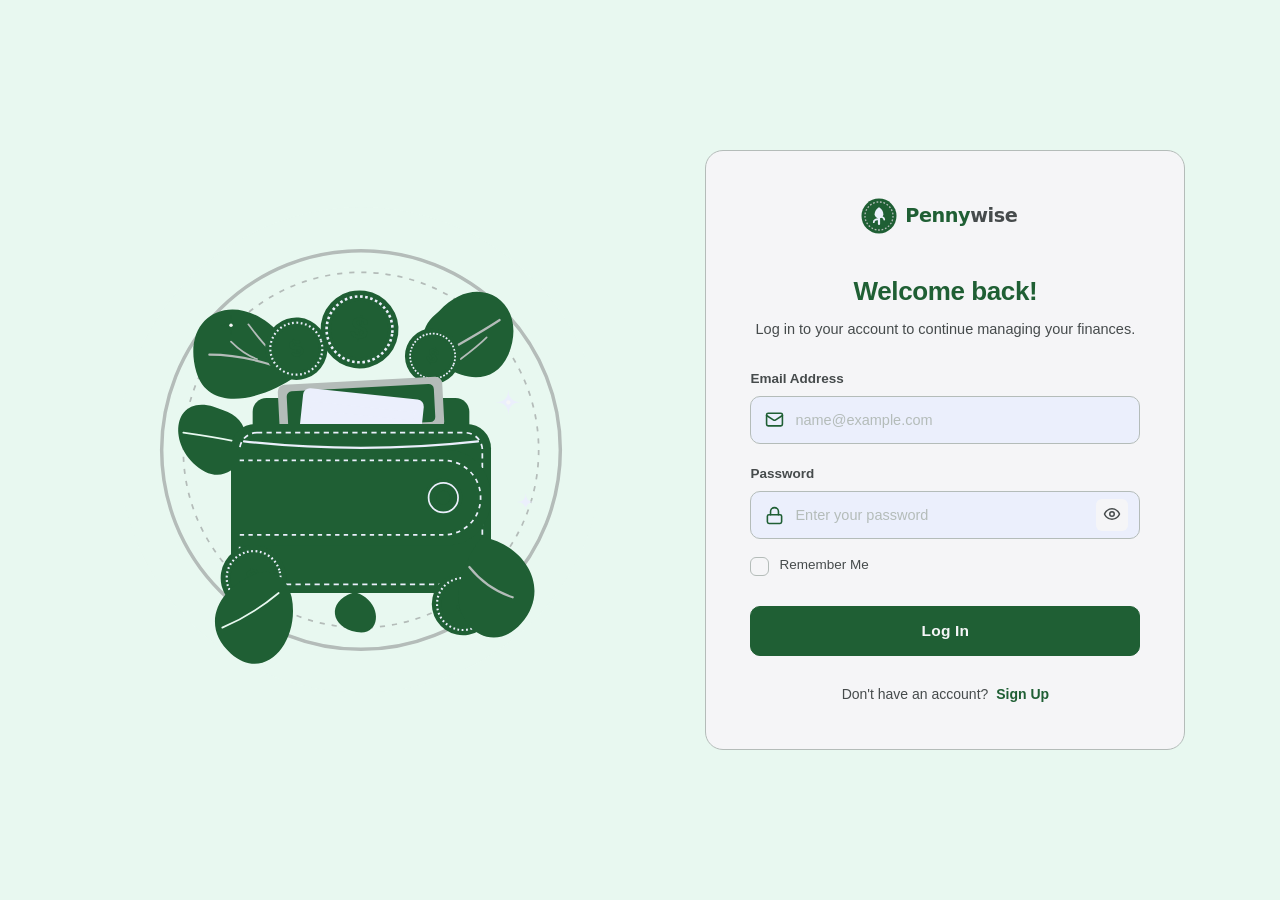
<file: index.html>
﻿<!doctype html>
<html lang="en">
<head>
    <meta charset="utf-8">
    <meta name="viewport" content="width=device-width, initial-scale=1">
    <meta http-equiv="refresh" content="0;url=./Login%20%26%20Register/Frontend/login.html">
    <title>Pennywise | Login</title>
</head>
<body>
    <p>Opening Pennywise Login...</p>
    <p>
        If you are not redirected,
        <a href="./Login%20%26%20Register/Frontend/login.html">Login</a>
        or
        <a href="./Login%20%26%20Register/Frontend/register.html">Create an account</a>.
    </p>
    <script>
        window.location.replace(
            "./Login%20%26%20Register/Frontend/login.html"
        );
    </script>
</body>
</html>
</file>
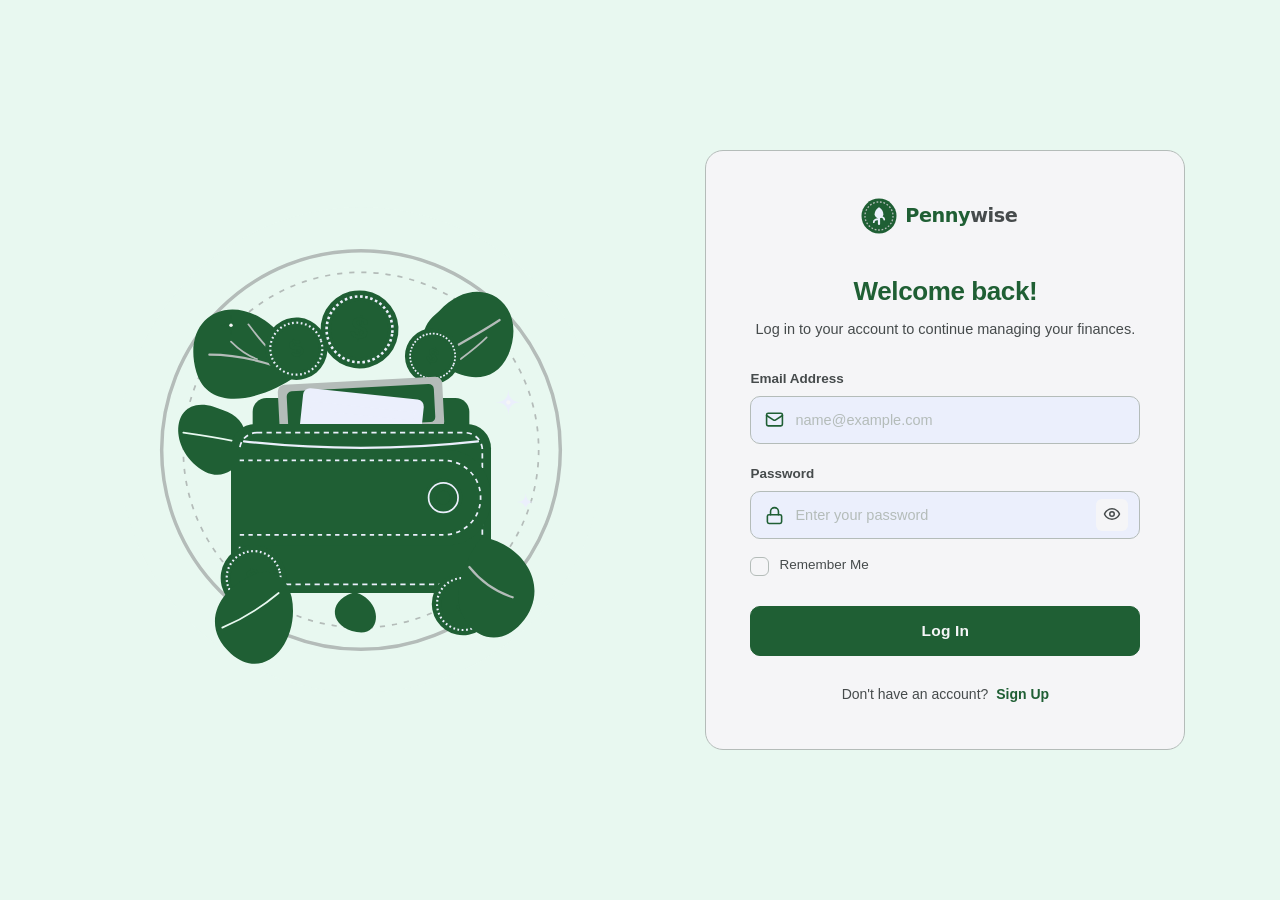
<file: Login & Register/Frontend/index.html>
<!DOCTYPE html>
<html lang="en">
<head>
  <meta charset="UTF-8">
  <meta http-equiv="refresh" content="0; url=login.html">
  <title>Pennywise Authentication</title>
  <script>
    window.location.replace("login.html");
  </script>
</head>
<body>
  <p>Redirecting to <a href="login.html">Pennywise Login</a>...</p>
</body>
</html>
</file>
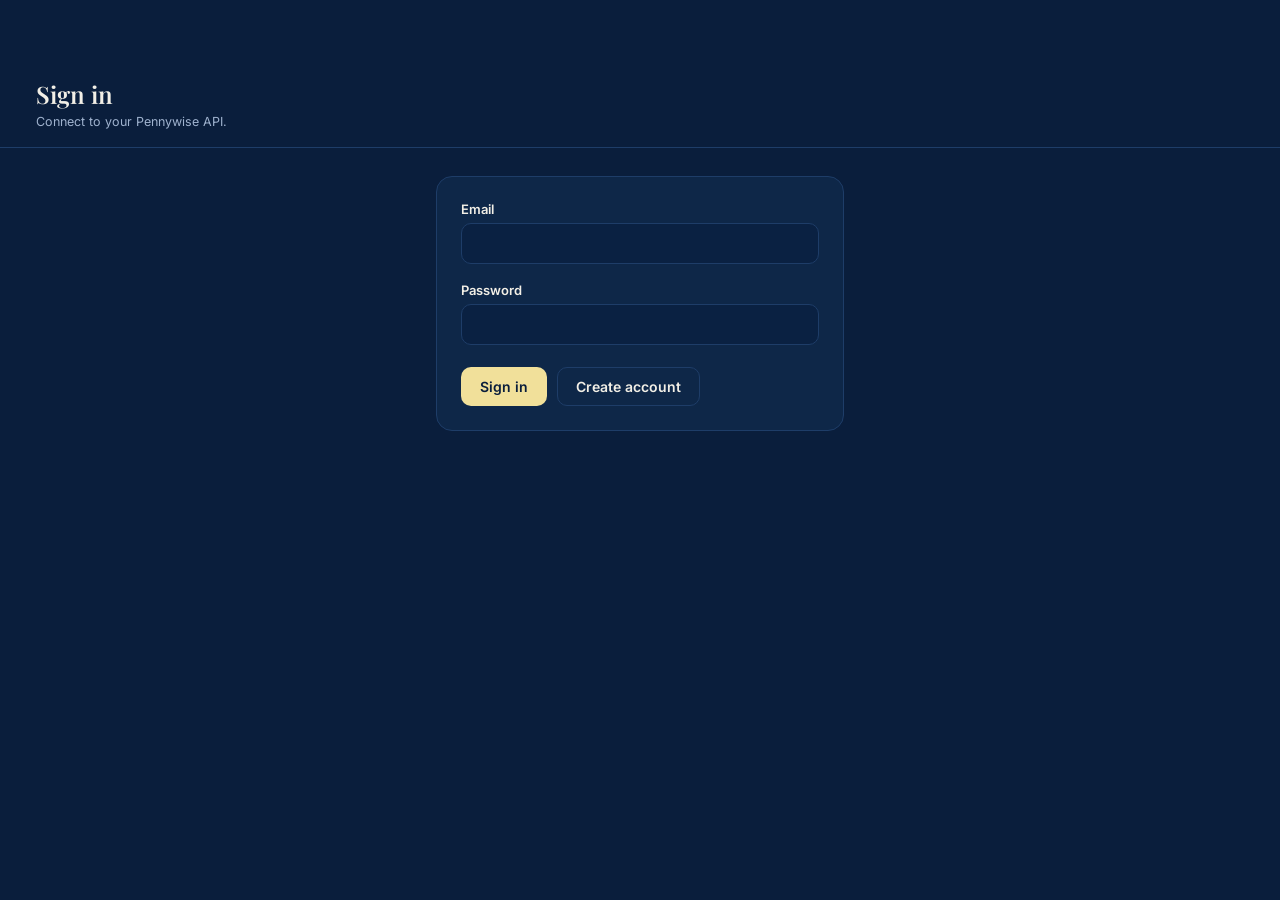
<file: Frontend/index (1).html>
<!DOCTYPE html>
<html lang="en">
<head>
<meta charset="utf-8">
<meta name="viewport" content="width=device-width, initial-scale=1, viewport-fit=cover">
<title>Pennywise – Settings & Categories</title>
<link href="https://fonts.googleapis.com/css2?family=Inter:wght@400;500;600;700&family=Playfair+Display:wght@500;600&display=swap" rel="stylesheet">
<style>
:root{color-scheme:dark;--bg:#0A1E3C;--surface:#0E2748;--card:#12305A;--input:#0A2142;--line:#1E3D68;--ink:#F2EFE6;--text2:#9FB2CE;--muted:#5E7799;--gold:#F1E09A;--gold-hover:#E6D27E;--gold-ink:#0A1E3C;--accent:#F1E09A;--blue:#6FB3E5;--green:#6DD6A0;--orange:#E5A468;--red:#EF6B6B;--white:#fff;--navy:#08172E;--shadow:none}
:root[data-theme="light"]{color-scheme:light;--bg:#EEF2F8;--surface:#fff;--card:#F3F5FA;--input:#fff;--line:#DCE2EC;--ink:#0A1E3C;--text2:#4A607C;--muted:#9AA8BC;--accent:#8A6D0B;--shadow:0 1px 3px rgba(10,30,60,.06),0 4px 14px rgba(10,30,60,.04)}
*{box-sizing:border-box}
html,body{margin:0;height:100%}
body{font-family:'Plus Jakarta Sans',system-ui,sans-serif;background:var(--bg);color:var(--ink);font-size:14px;padding-top:env(safe-area-inset-top,0px)}
button,input,select{font:inherit;color:inherit}
:focus-visible{outline:2px solid var(--blue);outline-offset:2px}
.side{position:fixed;inset:0 auto 0 0;width:240px;background:var(--navy);color:#fff;display:flex;flex-direction:column;padding:22px 14px;z-index:30;transition:transform .2s}
.brand{display:flex;align-items:center;gap:10px;font-weight:700;font-size:19px;padding:0 8px 24px}
.logo{width:34px;height:34px;border-radius:10px;background:var(--green);display:grid;place-items:center}
.nav{display:flex;flex-direction:column;gap:4px;flex:1}
.nav a{display:flex;align-items:center;gap:12px;padding:11px 12px;border-radius:10px;color:#B4BCC9;text-decoration:none;font-weight:500;cursor:pointer;border:0;background:none;text-align:left}
.nav a:hover{background:rgba(255,255,255,.07);color:#fff}
.nav a.active{background:var(--blue);color:#fff}
.nav svg,.nav i{width:18px;height:18px}
.main{margin-left:240px;padding:28px 36px 48px;max-width:1240px}
.top{display:flex;align-items:flex-start;gap:14px;margin-bottom:22px;flex-wrap:wrap}
.burger{display:grid;place-items:center;flex:none;padding:4px;margin-top:2px;background:none;border:0;border-radius:0;box-shadow:none;cursor:pointer;color:var(--ink);transition:color .15s}.burger:hover{color:var(--blue);background:none}.burger svg{width:28px;height:28px;stroke-width:2.4}
.crumb{color:var(--text2);font-size:12.5px;margin-bottom:4px}
h1{margin:0;font-size:26px;letter-spacing:-.02em}
.sub{color:var(--text2);margin:4px 0 0}
.grow{flex:1}
.btn{display:inline-flex;align-items:center;gap:8px;border:1px solid transparent;border-radius:10px;padding:10px 18px;font-weight:600;cursor:pointer;transition:background .15s,transform .05s}
.btn:active{transform:translateY(1px)}
.btn[disabled]{opacity:.5;cursor:not-allowed}
.btn svg{width:16px;height:16px}
.pri{background:var(--green);color:#fff}.pri:hover:not([disabled]){background:#0F4A28}
.sec{background:var(--surface);border-color:var(--line);color:var(--ink)}.sec:hover:not([disabled]){background:var(--card)}
.dng{background:var(--red);color:#fff}.dng:hover{background:#A02F23}
.tabs{display:flex;gap:6px;border-bottom:1px solid var(--line);margin-bottom:22px;overflow-x:auto}
.tab{background:none;border:0;padding:11px 16px;color:var(--text2);font-weight:600;cursor:pointer;border-bottom:3px solid transparent;margin-bottom:-1px;white-space:nowrap}
.tab:hover{color:var(--ink)}
.tab.on{color:var(--blue);border-color:var(--blue)}
.card{background:var(--surface);border:1px solid var(--line);border-radius:16px;box-shadow:var(--shadow);padding:24px}
.prof{display:flex;align-items:center;gap:18px;flex-wrap:wrap;margin-bottom:18px}
.av{width:68px;height:68px;border-radius:50%;background:var(--navy);color:#fff;display:grid;place-items:center;font-size:23px;font-weight:700}
.prof h2{margin:0;font-size:19px}.prof p{margin:2px 0 0;color:var(--text2)}
.meter{width:200px}.meter small{color:var(--text2);display:flex;justify-content:space-between;margin-bottom:5px}
.bar{height:7px;border-radius:9px;background:var(--card);overflow:hidden}.bar i{display:block;height:100%;background:var(--green);border-radius:9px;transition:width .3s}
.form{display:grid;grid-template-columns:repeat(2,1fr);gap:18px}
.f{display:flex;flex-direction:column;gap:6px}.f.full{grid-column:1/-1}
label,.lbl{font-weight:600;font-size:13px}
.inp{width:100%;padding:11px 13px;border:1px solid var(--line);border-radius:10px;background:var(--surface);transition:border .15s,box-shadow .15s}
.inp:hover:not(:disabled){border-color:var(--muted)}
.inp:focus{outline:0;border-color:var(--blue);box-shadow:0 0 0 3px rgba(126,152,239,.28)}
.inp:disabled{background:var(--card);color:var(--text2);cursor:not-allowed}
.inp.bad{border-color:var(--red)}
.err{color:var(--red);font-size:12px;min-height:0}
.hint{color:var(--text2);font-size:12px}
.actions{display:flex;gap:10px;margin-top:22px;flex-wrap:wrap}
.pw{position:relative}.pw .inp{padding-right:42px}
.eye{position:absolute;right:6px;top:50%;transform:translateY(-50%);background:none;border:0;padding:7px;color:var(--text2);cursor:pointer;border-radius:8px}
.eye:hover{background:var(--card)}.eye svg{width:18px;height:18px;display:block}
.strength{display:flex;gap:5px;margin-top:4px}.strength i{flex:1;height:5px;border-radius:5px;background:var(--card)}
.toast{padding:11px 14px;border-radius:10px;margin-bottom:16px;font-weight:500;display:none}
.toast.ok{display:block;background:#DDF3E6;color:var(--green)}
.toast.no{display:block;background:#FBE4E1;color:var(--red)}
.note{color:var(--text2);font-size:12px;margin-top:18px}
.rows{display:flex;flex-direction:column}
.row{display:flex;align-items:center;justify-content:space-between;gap:16px;padding:16px 0;border-bottom:1px solid var(--line)}
.row:last-child{border:0}.row b{display:block}.row span{color:var(--text2);font-size:12.5px}
.tg{width:44px;height:25px;border-radius:20px;border:0;background:var(--muted);position:relative;cursor:pointer;flex:none;transition:background .15s}
.tg::after{content:"";position:absolute;top:3px;left:3px;width:19px;height:19px;border-radius:50%;background:#fff;transition:transform .15s}
.tg[aria-checked=true]{background:var(--green)}.tg[aria-checked=true]::after{transform:translateX(19px)}
.seg{display:inline-flex;background:var(--card);border-radius:10px;padding:3px}
.seg button{border:0;background:none;padding:8px 16px;border-radius:8px;cursor:pointer;font-weight:600;color:var(--text2)}
.seg button.on{background:var(--blue);color:#fff}
.grid{display:grid;grid-template-columns:repeat(auto-fill,minmax(250px,1fr));gap:18px}
.cat{background:var(--surface);border:1px solid var(--line);border-radius:16px;box-shadow:var(--shadow);padding:18px;display:flex;flex-direction:column;gap:16px}
.cat .h{display:flex;gap:14px;align-items:center}
.ic{width:46px;height:46px;border-radius:12px;display:grid;place-items:center;flex:none}.ic svg{width:22px;height:22px}
.cat b{font-size:15px;display:block}
.pill{display:inline-block;margin-top:3px;font-size:11.5px;font-weight:600;padding:2px 9px;border-radius:20px;background:var(--card);color:var(--text2)}
.cat .f2{display:flex;align-items:center;justify-content:space-between;border-top:1px solid var(--line);padding-top:12px;color:var(--text2);font-size:12.5px}
.ib{background:none;border:1px solid var(--line);border-radius:8px;padding:6px;cursor:pointer;color:var(--text2);margin-left:6px}
.ib:hover{background:var(--card);color:var(--ink)}.ib.d:hover{color:var(--red);border-color:var(--red)}
.ib svg{width:15px;height:15px;display:block}
.empty{text-align:center;color:var(--text2);padding:40px}
.modal{position:fixed;inset:0;background:rgba(15,27,51,.55);display:none;place-items:center;z-index:50;padding:16px}
.modal.open{display:grid}
.box{background:var(--surface);border-radius:16px;padding:24px;width:100%;max-width:420px}
.box h3{margin:0 0 16px;font-size:18px}
.sw{display:flex;gap:8px;flex-wrap:wrap}
.sw button{width:30px;height:30px;border-radius:50%;border:2px solid transparent;cursor:pointer}
.sw button.on{border-color:var(--ink)}
.ipick{display:flex;gap:6px;flex-wrap:wrap}
.ipick button{width:38px;height:38px;border-radius:10px;border:1px solid var(--line);background:var(--surface);cursor:pointer;color:var(--text2)}
.ipick button.on{border-color:var(--blue);background:rgba(126,152,239,.18);color:var(--blue)}
.ipick svg{width:18px;height:18px}
.scrim{display:none}
.main{transition:margin .2s}
@media(min-width:901px){body.hide .side{transform:translateX(-100%)}body.hide .main{margin-left:0}}
@media(max-width:900px){.side{transform:translateX(-100%)}.side.open{transform:none}.main{margin-left:0;padding:20px 16px 40px}.scrim.open{display:block;position:fixed;inset:0;background:rgba(0,0,0,.4);z-index:20}.form{grid-template-columns:1fr}}
@media(prefers-reduced-motion:reduce){*{transition:none!important}}
body.noauth .side,body.noauth .burger,body.noauth .scrim{display:none}body.noauth .main{margin:0 auto;padding-top:60px}

/* ---- Pennywise dark-navy theme (from dashboard reference) ---- */
body{font-family:'Inter',system-ui,sans-serif}
h1,.brand,.prof h2,.box h3{font-family:'Playfair Display',Georgia,serif}
.side{border-right:1px solid var(--line)}
.brand{font-size:23px;font-weight:600;padding:0 8px 20px;gap:8px}
.logo{display:grid;place-items:center;color:#F1E09A;background:none;width:auto;height:auto}
.nl{font-size:10.5px;letter-spacing:.18em;color:#5E7799;font-weight:600;padding:20px 12px 8px}
.nav a.active{background:rgba(241,224,154,.13);color:#F1E09A}
.tip{margin-top:auto;margin-bottom:12px;padding:16px;border:1px solid #1E3D68;border-radius:14px;background:#0C2142;color:#fff;display:flex;flex-direction:column}
.tip svg{width:16px;height:16px;color:#F1E09A}.tip b{font-size:13px;margin:10px 0 4px}.tip span{font-size:12px;color:#9FB2CE;line-height:1.5}
.main{padding:0;max-width:none}
.top{align-items:center;padding:18px 36px;margin-bottom:0;border-bottom:1px solid var(--line);flex-wrap:nowrap}
.grow{flex:1;min-width:0}
.crumb{display:none}
h1{font-size:24px;font-weight:600;letter-spacing:0}
.top .sub{font-size:12.5px}
#view{padding:28px 36px 56px;max-width:1280px}
.burger{color:var(--ink)}
.bell{width:42px;height:42px;border-radius:12px;border:1px solid var(--line);background:var(--surface);color:var(--ink);display:grid;place-items:center;cursor:pointer;position:relative;flex:none}
.bell svg{width:18px;height:18px}.bell::after{content:"";position:absolute;top:9px;right:10px;width:7px;height:7px;border-radius:50%;background:var(--gold)}
.bell:hover{background:var(--card)}
.user{display:flex;align-items:center;gap:10px;flex:none}
.uav{width:40px;height:40px;border-radius:50%;background:var(--gold);color:var(--gold-ink);display:grid;place-items:center;font-weight:700;font-size:13px}
.user b{display:block;font-size:13px}.user span{color:var(--text2);font-size:11px}
.pri{background:var(--gold);color:var(--gold-ink)}.pri:hover:not([disabled]){background:var(--gold-hover)}
.dng{background:var(--red);color:#0A1E3C}.dng:hover{background:#E05555}
.tab.on{color:var(--accent);border-color:var(--accent)}
.av{background:var(--gold);color:var(--gold-ink)}
.bar i{background:var(--gold)}
.seg button.on{background:var(--gold);color:var(--gold-ink)}
.ipick button.on{border-color:var(--accent);background:rgba(241,224,154,.14);color:var(--accent)}
.inp{background:var(--input)}
.inp:disabled{background:transparent;color:var(--text2);opacity:.75}
.cat:hover{border-color:#2C5388}
.toast.ok{background:rgba(109,214,160,.14);color:#6DD6A0}
.toast.no{background:rgba(239,107,107,.14);color:#EF6B6B}
:root[data-theme="light"] .toast.ok{color:#1B7A4A}
:root[data-theme="light"] .toast.no{color:#C0392B}
body.noauth .bell,body.noauth .user{display:none}
body.noauth #view{max-width:480px;margin:0 auto}
@media(max-width:900px){.top{padding:14px 16px;gap:10px}#view{padding:20px 16px 40px}}
@media(max-width:600px){.user>div:last-child{display:none}}
.tabs{overflow-y:hidden}
</style>
</head>
<body>
<aside class="side" id="side">
  <div class="brand"><span class="logo"><i data-lucide="sparkles" style="width:22px;height:22px"></i></span>Pennywise</div>
  <nav class="nav" id="nav"></nav>
</aside>
<div class="scrim" id="scrim"></div>
<main class="main">
  <div class="top">
    <button class="burger" id="burger" aria-label="Open menu"><i data-lucide="menu"></i></button>
    <div class="grow"><div class="crumb" id="crumb"></div><h1 id="title"></h1><p class="sub" id="sub"></p></div>
    <div id="topAction"></div>
    <button class="bell" aria-label="Notifications"><i data-lucide="bell"></i></button>
    <div class="user"><div class="uav" id="uav"></div><div><b id="uname"></b><span>Personal Account</span></div></div>
  </div>
  <div id="view"></div>
</main>

<div class="modal" id="modal"><div class="box" id="box" role="dialog" aria-modal="true"></div></div>

<script>
const $=(s,r=document)=>r.querySelector(s);
const esc=s=>String(s).replace(/[&<>"]/g,c=>({'&':'&amp;','<':'&lt;','>':'&gt;','"':'&quot;'}[c]));
const ICON_PATHS={"layout-dashboard":"<rect width=\"7\" height=\"9\" x=\"3\" y=\"3\" rx=\"1\"></rect><rect width=\"7\" height=\"5\" x=\"14\" y=\"3\" rx=\"1\"></rect><rect width=\"7\" height=\"9\" x=\"14\" y=\"12\" rx=\"1\"></rect><rect width=\"7\" height=\"5\" x=\"3\" y=\"16\" rx=\"1\"></rect>","arrow-left-right":"<path d=\"M8 3 4 7l4 4\"></path><path d=\"M4 7h16\"></path><path d=\"m16 21 4-4-4-4\"></path><path d=\"M20 17H4\"></path>","wallet":"<path d=\"M19 7V4a1 1 0 0 0-1-1H5a2 2 0 0 0 0 4h15a1 1 0 0 1 1 1v4h-3a2 2 0 0 0 0 4h3a1 1 0 0 0 1-1v-2a1 1 0 0 0-1-1\"></path><path d=\"M3 5v14a2 2 0 0 0 2 2h15a1 1 0 0 0 1-1v-4\"></path>","shapes":"<path d=\"M8.3 10a.7.7 0 0 1-.626-1.079L11.4 3a.7.7 0 0 1 1.198-.043L16.3 8.9a.7.7 0 0 1-.572 1.1Z\"></path><rect x=\"3\" y=\"14\" width=\"7\" height=\"7\" rx=\"1\"></rect><circle cx=\"17.5\" cy=\"17.5\" r=\"3.5\"></circle>","bar-chart-3":"<path d=\"M3 3v16a2 2 0 0 0 2 2h16\"></path><path d=\"M18 17V9\"></path><path d=\"M13 17V5\"></path><path d=\"M8 17v-3\"></path>","settings":"<path d=\"M12.22 2h-.44a2 2 0 0 0-2 2v.18a2 2 0 0 1-1 1.73l-.43.25a2 2 0 0 1-2 0l-.15-.08a2 2 0 0 0-2.73.73l-.22.38a2 2 0 0 0 .73 2.73l.15.1a2 2 0 0 1 1 1.72v.51a2 2 0 0 1-1 1.74l-.15.09a2 2 0 0 0-.73 2.73l.22.38a2 2 0 0 0 2.73.73l.15-.08a2 2 0 0 1 2 0l.43.25a2 2 0 0 1 1 1.73V20a2 2 0 0 0 2 2h.44a2 2 0 0 0 2-2v-.18a2 2 0 0 1 1-1.73l.43-.25a2 2 0 0 1 2 0l.15.08a2 2 0 0 0 2.73-.73l.22-.39a2 2 0 0 0-.73-2.73l-.15-.08a2 2 0 0 1-1-1.74v-.5a2 2 0 0 1 1-1.74l.15-.09a2 2 0 0 0 .73-2.73l-.22-.38a2 2 0 0 0-2.73-.73l-.15.08a2 2 0 0 1-2 0l-.43-.25a2 2 0 0 1-1-1.73V4a2 2 0 0 0-2-2z\"></path><circle cx=\"12\" cy=\"12\" r=\"3\"></circle>","log-out":"<path d=\"M9 21H5a2 2 0 0 1-2-2V5a2 2 0 0 1 2-2h4\"></path><polyline points=\"16 17 21 12 16 7\"></polyline><line x1=\"21\" x2=\"9\" y1=\"12\" y2=\"12\"></line>","sparkles":"<path d=\"M9.937 15.5A2 2 0 0 0 8.5 14.063l-6.135-1.582a.5.5 0 0 1 0-.962L8.5 9.936A2 2 0 0 0 9.937 8.5l1.582-6.135a.5.5 0 0 1 .963 0L14.063 8.5A2 2 0 0 0 15.5 9.937l6.135 1.581a.5.5 0 0 1 0 .964L15.5 14.063a2 2 0 0 0-1.437 1.437l-1.582 6.135a.5.5 0 0 1-.963 0z\"></path><path d=\"M20 3v4\"></path><path d=\"M22 5h-4\"></path><path d=\"M4 17v2\"></path><path d=\"M5 18H3\"></path>","bell":"<path d=\"M6 8a6 6 0 0 1 12 0c0 7 3 9 3 9H3s3-2 3-9\"></path><path d=\"M10.3 21a1.94 1.94 0 0 0 3.4 0\"></path>","menu":"<line x1=\"4\" x2=\"20\" y1=\"12\" y2=\"12\"></line><line x1=\"4\" x2=\"20\" y1=\"6\" y2=\"6\"></line><line x1=\"4\" x2=\"20\" y1=\"18\" y2=\"18\"></line>","pencil":"<path d=\"M21.174 6.812a1 1 0 0 0-3.986-3.987L3.842 16.174a2 2 0 0 0-.5.83l-1.321 4.352a.5.5 0 0 0 .623.622l4.353-1.32a2 2 0 0 0 .83-.497z\"></path><path d=\"m15 5 4 4\"></path>","trash-2":"<path d=\"M3 6h18\"></path><path d=\"M19 6v14c0 1-1 2-2 2H7c-1 0-2-1-2-2V6\"></path><path d=\"M8 6V4c0-1 1-2 2-2h4c1 0 2 1 2 2v2\"></path><line x1=\"10\" x2=\"10\" y1=\"11\" y2=\"17\"></line><line x1=\"14\" x2=\"14\" y1=\"11\" y2=\"17\"></line>","plus":"<path d=\"M5 12h14\"></path><path d=\"M12 5v14\"></path>","eye":"<path d=\"M2.062 12.348a1 1 0 0 1 0-.696 10.75 10.75 0 0 1 19.876 0 1 1 0 0 1 0 .696 10.75 10.75 0 0 1-19.876 0\"></path><circle cx=\"12\" cy=\"12\" r=\"3\"></circle>","eye-off":"<path d=\"M10.733 5.076a10.744 10.744 0 0 1 11.205 6.575 1 1 0 0 1 0 .696 10.747 10.747 0 0 1-1.444 2.49\"></path><path d=\"M14.084 14.158a3 3 0 0 1-4.242-4.242\"></path><path d=\"M17.479 17.499a10.75 10.75 0 0 1-15.417-5.151 1 1 0 0 1 0-.696 10.75 10.75 0 0 1 4.446-5.143\"></path><path d=\"m2 2 20 20\"></path>","utensils":"<path d=\"M3 2v7c0 1.1.9 2 2 2h4a2 2 0 0 0 2-2V2\"></path><path d=\"M7 2v20\"></path><path d=\"M21 15V2a5 5 0 0 0-5 5v6c0 1.1.9 2 2 2h3Zm0 0v7\"></path>","car":"<path d=\"M19 17h2c.6 0 1-.4 1-1v-3c0-.9-.7-1.7-1.5-1.9C18.7 10.6 16 10 16 10s-1.3-1.4-2.2-2.3c-.5-.4-1.1-.7-1.8-.7H5c-.6 0-1.1.4-1.4.9l-1.4 2.9A3.7 3.7 0 0 0 2 12v4c0 .6.4 1 1 1h2\"></path><circle cx=\"7\" cy=\"17\" r=\"2\"></circle><path d=\"M9 17h6\"></path><circle cx=\"17\" cy=\"17\" r=\"2\"></circle>","shopping-bag":"<path d=\"M6 2 3 6v14a2 2 0 0 0 2 2h14a2 2 0 0 0 2-2V6l-3-4Z\"></path><path d=\"M3 6h18\"></path><path d=\"M16 10a4 4 0 0 1-8 0\"></path>","receipt":"<path d=\"M4 2v20l2-1 2 1 2-1 2 1 2-1 2 1 2-1 2 1V2l-2 1-2-1-2 1-2-1-2 1-2-1-2 1Z\"></path><path d=\"M16 8h-6a2 2 0 1 0 0 4h4a2 2 0 1 1 0 4H8\"></path><path d=\"M12 17.5v-11\"></path>","heart-pulse":"<path d=\"M19 14c1.49-1.46 3-3.21 3-5.5A5.5 5.5 0 0 0 16.5 3c-1.76 0-3 .5-4.5 2-1.5-1.5-2.74-2-4.5-2A5.5 5.5 0 0 0 2 8.5c0 2.3 1.5 4.05 3 5.5l7 7Z\"></path><path d=\"M3.22 12H9.5l.5-1 2 4.5 2-7 1.5 3.5h5.27\"></path>","graduation-cap":"<path d=\"M21.42 10.922a1 1 0 0 0-.019-1.838L12.83 5.18a2 2 0 0 0-1.66 0L2.6 9.08a1 1 0 0 0 0 1.832l8.57 3.908a2 2 0 0 0 1.66 0z\"></path><path d=\"M22 10v6\"></path><path d=\"M6 12.5V16a6 3 0 0 0 12 0v-3.5\"></path>","clapperboard":"<path d=\"M20.2 6 3 11l-.9-2.4c-.3-1.1.3-2.2 1.3-2.5l13.5-4c1.1-.3 2.2.3 2.5 1.3Z\"></path><path d=\"m6.2 5.3 3.1 3.9\"></path><path d=\"m12.4 3.4 3.1 4\"></path><path d=\"M3 11h18v8a2 2 0 0 1-2 2H5a2 2 0 0 1-2-2Z\"></path>","briefcase":"<path d=\"M16 20V4a2 2 0 0 0-2-2h-4a2 2 0 0 0-2 2v16\"></path><rect width=\"20\" height=\"14\" x=\"2\" y=\"6\" rx=\"2\"></rect>","laptop":"<path d=\"M20 16V7a2 2 0 0 0-2-2H6a2 2 0 0 0-2 2v9m16 0H4m16 0 1.28 2.55a1 1 0 0 1-.9 1.45H3.62a1 1 0 0 1-.9-1.45L4 16\"></path>","home":"<path d=\"M15 21v-8a1 1 0 0 0-1-1h-4a1 1 0 0 0-1 1v8\"></path><path d=\"M3 10a2 2 0 0 1 .709-1.528l7-5.999a2 2 0 0 1 2.582 0l7 5.999A2 2 0 0 1 21 10v9a2 2 0 0 1-2 2H5a2 2 0 0 1-2-2z\"></path>","plane":"<path d=\"M17.8 19.2 16 11l3.5-3.5C21 6 21.5 4 21 3c-1-.5-3 0-4.5 1.5L13 8 4.8 6.2c-.5-.1-.9.1-1.1.5l-.3.5c-.2.5-.1 1 .3 1.3L9 12l-2 3H4l-1 1 3 2 2 3 1-1v-3l3-2 3.5 5.3c.3.4.8.5 1.3.3l.5-.2c.4-.3.6-.7.5-1.2z\"></path>","gift":"<rect x=\"3\" y=\"8\" width=\"18\" height=\"4\" rx=\"1\"></rect><path d=\"M12 8v13\"></path><path d=\"M19 12v7a2 2 0 0 1-2 2H7a2 2 0 0 1-2-2v-7\"></path><path d=\"M7.5 8a2.5 2.5 0 0 1 0-5A4.8 8 0 0 1 12 8a4.8 8 0 0 1 4.5-5 2.5 2.5 0 0 1 0 5\"></path>","coffee":"<path d=\"M10 2v2\"></path><path d=\"M14 2v2\"></path><path d=\"M16 8a1 1 0 0 1 1 1v8a4 4 0 0 1-4 4H7a4 4 0 0 1-4-4V9a1 1 0 0 1 1-1h14a4 4 0 1 1 0 8h-1\"></path><path d=\"M6 2v2\"></path>","more-horizontal":"<circle cx=\"12\" cy=\"12\" r=\"1\"></circle><circle cx=\"19\" cy=\"12\" r=\"1\"></circle><circle cx=\"5\" cy=\"12\" r=\"1\"></circle>","tags":"<path d=\"m15 5 6.3 6.3a2.4 2.4 0 0 1 0 3.4L17 19\"></path><path d=\"M9.586 5.586A2 2 0 0 0 8.172 5H3a1 1 0 0 0-1 1v5.172a2 2 0 0 0 .586 1.414L8.29 18.29a2.426 2.426 0 0 0 3.42 0l3.58-3.58a2.426 2.426 0 0 0 0-3.42z\"></path><circle cx=\"6.5\" cy=\"9.5\" r=\".5\" fill=\"currentColor\"></circle>"};
const icons=()=>{document.querySelectorAll('i[data-lucide]').forEach(el=>{
  const p=ICON_PATHS[el.dataset.lucide];if(!p)return;
  const st=el.getAttribute('style');
  el.outerHTML=`<svg xmlns="http://www.w3.org/2000/svg" width="24" height="24" viewBox="0 0 24 24" fill="none" stroke="currentColor" stroke-width="2" stroke-linecap="round" stroke-linejoin="round" aria-hidden="true"${st?` style="${st}"`:''}>${p}</svg>`;
})};
const NAV=[['MENU',[['dashboard','layout-dashboard','Dashboard'],['transactions','arrow-left-right','Transactions'],['budgets','wallet','Budgets'],['categories','shapes','Categories'],['reports','bar-chart-3','Reports']]],['PREFERENCES',[['settings','settings','Settings']]]];
let route='settings';
function drawNav(){
  const link=(k,i,l)=>`<a data-k="${k}" class="${k===route?'active':''}" ${k===route?'aria-current="page"':''} tabindex="0"><i data-lucide="${i}"></i>${l}</a>`;
  $('#nav').innerHTML=NAV.map(([g,items])=>`<div class="nl">${g}</div>`+items.map(x=>link(...x)).join('')).join('')
    +`<div class="tip"><i data-lucide="sparkles"></i><b>Smart Money Tip</b><span>Small savings today can build a better tomorrow.</span></div>`
    +link('logout','log-out','Log Out');
  icons();
}
function drawUser(){$('#uav').textContent=initials(profile.name);$('#uname').textContent=profile.name}
$('#nav').addEventListener('click',e=>{
  const a=e.target.closest('a');if(!a)return;
  const k=a.dataset.k;closeSide();
  if(k==='settings'||k==='categories'){location.hash='/'+k}
  else if(k==='logout')logout();
  else flashNote('This page is outside the prototype.');
});
$('#nav').addEventListener('keydown',e=>{if(e.key==='Enter')e.target.click()});
function flashNote(m){const t=$('#topAction');t.innerHTML=`<span class="toast ok" style="display:block;margin:0">${m}</span>`;setTimeout(()=>{if(t.querySelector('.toast'))t.innerHTML='';render(true)},2600)}
const closeSide=()=>{$('#side').classList.remove('open');$('#scrim').classList.remove('open')};
$('#burger').onclick=()=>{
  if(window.innerWidth>900){const h=document.body.classList.toggle('hide');save('pw_hide',h);$('#burger').setAttribute('aria-expanded',!h)}
  else{const o=$('#side').classList.toggle('open');$('#scrim').classList.toggle('open',o)}
};
$('#scrim').onclick=closeSide;

/* ---------- storage helpers ---------- */
const load=(k,d)=>{try{const v=localStorage.getItem(k);return v?JSON.parse(v):d}catch(e){return d}};
const save=(k,v)=>{try{localStorage.setItem(k,JSON.stringify(v))}catch(e){}};

/* ---------- API ---------- */
const API='http://localhost:5000'; // change if your backend runs on another port
let token=null;try{token=localStorage.getItem('pw_token')}catch(e){}
async function api(path,{method='GET',body}={}){
  let res;
  try{res=await fetch(API+path,{method,headers:{'Content-Type':'application/json',...(token?{Authorization:'Bearer '+token}:{})},body:body?JSON.stringify(body):undefined})}
  catch(e){throw new Error('Cannot reach the server. Is the API running at '+API+'?')}
  if(res.status===401&&token&&!path.startsWith('/api/auth')){logout();throw new Error('Session expired. Please sign in again.')}
  if(res.status===204)return null;
  const data=await res.json().catch(()=>({}));
  if(!res.ok){const first=data.errors&&Object.values(data.errors).flat()[0];throw new Error(first||data.title||'Request failed ('+res.status+')')}
  return data;
}
function setToken(t){token=t;try{t?localStorage.setItem('pw_token',t):localStorage.removeItem('pw_token')}catch(e){}}
function logout(){setToken(null);profile={...defProfile};cats=[];render()}
const fmtDate=d=>new Date(d).toLocaleDateString('en-GB',{day:'numeric',month:'long',year:'numeric'});
const mapProfile=r=>({name:r.fullName,email:r.email,phone:r.phone||'',country:r.country||'',created:fmtDate(r.createdAt)});
const ICON_BY_NAME={food:'utensils',transportation:'car',shopping:'shopping-bag',bills:'receipt',healthcare:'heart-pulse',education:'graduation-cap',entertainment:'clapperboard',other:'more-horizontal',salary:'briefcase',freelancing:'laptop',gifts:'gift','other income':'more-horizontal'};
const COLOR_BY_NAME={food:0,transportation:1,shopping:3,bills:2,healthcare:4,education:5,entertainment:3,other:6,salary:0,freelancing:1,gifts:3,'other income':6};
const mapCat=c=>{const k=c.name.toLowerCase();return{id:c.id,n:c.name,t:c.type,i:ICON_BY_NAME[k]||'tags',c:k in COLOR_BY_NAME?COLOR_BY_NAME[k]:[...k].reduce((x,ch)=>x+ch.charCodeAt(0),0)%7,tx:c.transactionCount,d:c.isDefault}};
async function loadCats(){cats=(await api('/api/categories')).map(mapCat)}
async function loadAll(){
  try{
    const p=await api('/api/settings/profile');
    const ex=load('pw_extra',{phone:'',country:''});
    profile={...mapProfile(p),phone:ex.phone,country:ex.country};draft={...profile};
    prefs={...defPrefs,...load('pw_prefs',{})};prefDraft={...prefs};
    await loadCats();applyTheme();
  }catch(e){msg=['no',e.message]}
  render(true);
}
let authMode='login',authErr='';
function authRender(){
  const r=authMode==='register';
  $('#crumb').textContent='Pennywise';$('#title').textContent=r?'Create account':'Sign in';$('#sub').textContent='Connect to your Pennywise API.';$('#topAction').innerHTML='';
  $('#view').innerHTML=`<div class="card" style="max-width:420px">${authErr?`<div class="toast no" role="alert">${esc(authErr)}</div>`:''}
  <div class="form" style="grid-template-columns:1fr">${r?'<div class="f"><label for="an">Full name</label><input class="inp" id="an" autocomplete="name"></div>':''}
  <div class="f"><label for="ae">Email</label><input class="inp" id="ae" type="email" autocomplete="email"></div>
  <div class="f"><label for="ap">Password</label><input class="inp" id="ap" type="password" autocomplete="${r?'new-password':'current-password'}"></div></div>
  <div class="actions"><button class="btn pri" id="aGo">${r?'Create account':'Sign in'}</button><button class="btn sec" id="aSw">${r?'I have an account':'Create account'}</button></div></div>`;
  $('#aSw').onclick=()=>{authMode=r?'login':'register';authErr='';authRender()};
  const go=async()=>{
    const email=$('#ae').value.trim(),password=$('#ap').value;
    try{
      const res=await api(r?'/api/auth/register':'/api/auth/login',{method:'POST',body:r?{fullName:$('#an').value.trim(),email,password}:{email,password}});
      setToken(res.token);authErr='';render(true);loadAll();
    }catch(e){authErr=e.message;authRender();$('#ae').value=email}
  };
  $('#aGo').onclick=go;$('#view').onkeydown=e=>{if(e.key==='Enter')go()};
}

/* ---------- Settings ---------- */
const defProfile={name:'Mariam Hassan',email:'mariam.hassan@example.com',phone:'+20 100 123 4567',country:'Egypt',created:'March 12, 2025'};
const defPrefs={currency:'EGP',lang:'English',theme:'Dark',date:'DD/MM/YYYY',emailN:true,budgetN:true,monthly:false};
let profile={...defProfile},draft={...profile},editing=false,stab='profile',prefs={...defPrefs},prefDraft={...prefs},msg=null;
const initials=n=>n.trim().split(/\s+/).slice(0,2).map(w=>w[0]||'').join('').toUpperCase()||'?';
function applyTheme(){document.documentElement.dataset.theme=prefs.theme==='Dark'?'dark':'light';document.documentElement.dir=prefs.lang==='Arabic'?'rtl':'ltr'}
const toast=()=>msg?`<div class="toast ${msg[0]}" role="status">${msg[1]}</div>`:'';
function completion(p){const f=[p.name,p.email,p.phone,p.country];return Math.round(f.filter(x=>x&&x.trim()).length/f.length*100)}

function settingsView(){
  const tabs=[['profile','Profile'],['password','Change Password'],['prefs','Preferences']];
  let body='';
  if(stab==='profile'){
    const d=draft,dis=editing?'':'disabled',pc=completion(profile);
    const fld=(id,l,t='text')=>`<div class="f"><label for="${id}">${l}</label><input class="inp" id="${id}" type="${t}" value="${esc(d[id])}" ${dis}><div class="err" id="e_${id}"></div></div>`;
    body=`<div class="card">${toast()}
    <div class="prof"><div class="av">${initials(profile.name)}</div><div class="grow"><h2>${esc(profile.name)}</h2><p>${esc(profile.email)}</p></div>
    <div class="meter"><small><span>Profile completion</span><b>${pc}%</b></small><div class="bar"><i style="width:${pc}%"></i></div></div>
    <button class="btn sec" id="editBtn" ${editing?'disabled':''}><i data-lucide="pencil"></i>Edit profile</button></div>
    <hr style="border:0;border-top:1px solid var(--line);margin:0 0 20px">
    <div class="form">${fld('name','Full name')}${fld('email','Email address','email')}${fld('phone','Phone number','tel')}${fld('country','Country or location')}
    <div class="f"><label for="created">Account created</label><input class="inp" id="created" value="${esc(profile.created)}" disabled><span class="hint">Read-only</span></div></div>
    <div class="actions"><button class="btn pri" id="saveP" ${editing?'':'disabled'}>Save changes</button><button class="btn sec" id="cancelP" ${editing?'':'disabled'}>Cancel</button></div>
    <p class="note">Name and email are saved to your account. Phone, country and preferences are saved on this device only.</p></div>`;
  }else if(stab==='password'){
    const pf=(id,l)=>`<div class="f"><label for="${id}">${l}</label><div class="pw"><input class="inp" id="${id}" type="password" autocomplete="off"><button type="button" class="eye" data-eye="${id}" aria-label="Show password"><i data-lucide="eye"></i></button></div><div class="err" id="e_${id}"></div></div>`;
    body=`<div class="card" style="max-width:560px">${toast()}<div class="form" style="grid-template-columns:1fr">${pf('cur','Current password')}
    <div class="f">${pf('nw','New password')}<div class="strength" id="str"><i></i><i></i><i></i><i></i></div><span class="hint" id="strT">Use 8+ characters with upper and lower case, a number and a symbol.</span></div>
    ${pf('cf','Confirm new password')}</div>
    <div class="actions"><button class="btn pri" id="savePw">Update password</button><button class="btn sec" id="clrPw">Clear</button></div>
    <p class="note">Passwords are sent to your local API (development setup, plain HTTP).</p></div>`;
  }else{
    const p=prefDraft;
    const sel=(id,l,opts)=>`<div class="f"><label for="${id}">${l}</label><select class="inp" id="${id}">${opts.map(o=>`<option ${o===p[id]?'selected':''}>${o}</option>`).join('')}</select></div>`;
    const tg=(k,t,s)=>`<div class="row"><div><b>${t}</b><span>${s}</span></div><button class="tg" role="switch" aria-checked="${p[k]}" aria-label="${t}" data-tg="${k}"></button></div>`;
    body=`<div class="card">${toast()}<div class="form">${sel('currency','Preferred currency',['EGP','USD','EUR','GBP'])}${sel('lang','Language',['English','Arabic'])}${sel('date','Date format',['DD/MM/YYYY','MM/DD/YYYY','YYYY-MM-DD'])}
    <div class="f"><span class="lbl">Theme</span><div class="seg" id="theme">${['Light','Dark'].map(t=>`<button class="${p.theme===t?'on':''}" data-th="${t}">${t}</button>`).join('')}</div></div></div>
    <div class="rows" style="margin-top:12px">${tg('emailN','Email notifications','Account activity and important updates.')}${tg('budgetN','Budget alerts','Warn me as I approach a budget limit.')}${tg('monthly','Monthly financial summary','A recap of income and spending each month.')}</div>
    <div class="actions"><button class="btn pri" id="saveF">Save preferences</button><button class="btn sec" id="resetF">Reset</button></div></div>`;
  }
  return `<div class="tabs" role="tablist">${tabs.map(([k,l])=>`<button class="tab ${k===stab?'on':''}" role="tab" aria-selected="${k===stab}" data-tab="${k}">${l}</button>`).join('')}</div>${body}`;
}
function settingsBind(){
  const v=$('#view');
  v.querySelectorAll('[data-tab]').forEach(b=>b.onclick=()=>{stab=b.dataset.tab;msg=null;if(stab==='profile'){editing=false;draft={...profile}}prefDraft={...prefs};render(true)});
  if(stab==='profile'){
    $('#editBtn').onclick=()=>{editing=true;msg=null;render(true);$('#name').focus()};
    ['name','email','phone','country'].forEach(id=>$('#'+id).oninput=e=>draft[id]=e.target.value);
    $('#cancelP').onclick=()=>{draft={...profile};editing=false;msg=null;render(true)};
    $('#saveP').onclick=async()=>{
      const er={};
      if(draft.name.trim().length<2)er.name='Enter your full name.';
      if(!/^[^\s@]+@[^\s@]+\.[^\s@]+$/.test(draft.email))er.email='Enter a valid email address.';
      if(draft.phone.trim()&&!/^[+\d][\d\s()-]{6,}$/.test(draft.phone.trim()))er.phone='Enter a valid phone number.';
      if(!draft.country.trim())er.country='Enter your country or location.';
      ['name','email','phone','country'].forEach(id=>{$('#e_'+id).textContent=er[id]||'';$('#'+id).classList.toggle('bad',!!er[id])});
      if(Object.keys(er).length)return;
      try{const r=await api('/api/settings/profile',{method:'PUT',body:{fullName:draft.name,email:draft.email}});save('pw_extra',{phone:draft.phone,country:draft.country});profile={...mapProfile(r),phone:draft.phone,country:draft.country};draft={...profile};editing=false;msg=['ok','Profile saved.']}catch(e){msg=['no',e.message]}render(true);
    };
  }else if(stab==='password'){
    v.querySelectorAll('[data-eye]').forEach(b=>b.onclick=()=>{const i=$('#'+b.dataset.eye),s=i.type==='password';i.type=s?'text':'password';b.innerHTML=`<i data-lucide="${s?'eye-off':'eye'}"></i>`;b.setAttribute('aria-label',s?'Hide password':'Show password');icons()});
    const score=p=>[p.length>=8,/[a-z]/.test(p)&&/[A-Z]/.test(p),/\d/.test(p),/[^A-Za-z0-9]/.test(p)].filter(Boolean).length;
    const cols=['#EF6B6B','#E5A468','#6FB3E5','#6DD6A0'],names=['Weak','Fair','Good','Strong'];
    $('#nw').oninput=e=>{const p=e.target.value,s=p?score(p):0;$('#str').querySelectorAll('i').forEach((b,i)=>b.style.background=i<s?cols[s-1]:'');$('#strT').textContent=p?`Strength: ${names[Math.max(s-1,0)]}`:'Use 8+ characters with upper and lower case, a number and a symbol.'};
    $('#clrPw').onclick=()=>{msg=null;render(true)};
    $('#savePw').onclick=async()=>{
      const c=$('#cur').value,n=$('#nw').value,f=$('#cf').value,er={};
      if(!c)er.cur='Enter your current password.';
      if(n.length<8)er.nw='Use at least 8 characters.';else if(score(n)<3)er.nw='Add upper and lower case letters, a number or a symbol.';else if(n===c)er.nw='New password must differ from the current one.';
      if(f!==n||!f)er.cf='Passwords do not match.';
      ['cur','nw','cf'].forEach(id=>{$('#e_'+id).textContent=er[id]||'';$('#'+id).classList.toggle('bad',!!er[id])});
      if(Object.keys(er).length){return}
      try{await api('/api/settings/password',{method:'POST',body:{currentPassword:c,newPassword:n,confirmPassword:f}});msg=['ok','Password updated.']}catch(e){msg=['no',e.message]}render(true);
    };
  }else{
    v.querySelectorAll('select').forEach(s=>s.onchange=()=>prefDraft[s.id]=s.value);
    v.querySelectorAll('[data-tg]').forEach(b=>b.onclick=()=>{prefDraft[b.dataset.tg]=!prefDraft[b.dataset.tg];b.setAttribute('aria-checked',prefDraft[b.dataset.tg])});
    v.querySelectorAll('[data-th]').forEach(b=>b.onclick=()=>{prefDraft.theme=b.dataset.th;v.querySelectorAll('[data-th]').forEach(x=>x.classList.toggle('on',x===b))});
    $('#saveF').onclick=()=>{prefs={...prefDraft};save('pw_prefs',prefs);applyTheme();msg=['ok','Preferences saved on this device.'];render(true)};
    $('#resetF').onclick=()=>{prefDraft={...prefs};msg=null;render(true)};
  }
}

/* ---------- Categories ---------- */
const PAL=[['rgba(109,214,160,.15)','#6DD6A0'],['rgba(111,179,229,.15)','#6FB3E5'],['rgba(241,224,154,.15)','#F1E09A'],['rgba(229,164,104,.15)','#E5A468'],['rgba(239,107,107,.15)','#EF6B6B'],['rgba(167,139,250,.15)','#A78BFA'],['rgba(159,178,206,.15)','#9FB2CE']];
const ICONS=['utensils','car','shopping-bag','receipt','heart-pulse','graduation-cap','clapperboard','briefcase','laptop','home','plane','gift','coffee','more-horizontal'];
let cats=[];
let ctab='expense',nid=100,form=null;
function categoriesView(){
  const list=cats.filter(c=>c.t===ctab);
  return `<div class="tabs" role="tablist">${[['expense','Expense Categories'],['income','Income Categories']].map(([k,l])=>`<button class="tab ${k===ctab?'on':''}" role="tab" aria-selected="${k===ctab}" data-ct="${k}">${l} (${cats.filter(c=>c.t===k).length})</button>`).join('')}</div>
  ${list.length?`<div class="grid">${list.map(c=>`<article class="cat"><div class="h"><div class="ic" style="background:${PAL[c.c][0]};color:${PAL[c.c][1]}"><i data-lucide="${c.i}"></i></div><div class="grow"><b>${esc(c.n)}</b><span class="pill">${c.t==='expense'?'Expense':'Income'}</span></div></div>
  <div class="f2"><span>${c.tx} transactions</span><span><button class="ib" data-ed="${c.id}" aria-label="Edit ${esc(c.n)}"><i data-lucide="pencil"></i></button><button class="ib d" data-del="${c.id}" ${c.d?'disabled title="Default categories cannot be deleted" style="opacity:.4;cursor:not-allowed"':''} aria-label="Delete ${esc(c.n)}"><i data-lucide="trash-2"></i></button></span></div></article>`).join('')}</div>`
  :`<div class="card empty">No ${ctab} categories yet. Add one to start organizing transactions.</div>`}`;
}
function openModal(h){$('#box').innerHTML=h;$('#modal').classList.add('open');icons()}
function closeModal(){$('#modal').classList.remove('open')}
$('#modal').addEventListener('click',e=>{if(e.target.id==='modal')closeModal()});
document.addEventListener('keydown',e=>{if(e.key==='Escape')closeModal()});
function catForm(c){
  form=c?{...c}:{id:null,n:'',t:ctab,i:'tags',c:0,tx:0};
  const draw=()=>{
    openModal(`<h3>${c?'Edit category':'Add category'}</h3>
    <div class="f"><label for="cn">Name</label><input class="inp" id="cn" value="${esc(form.n)}" maxlength="30"><div class="err" id="ce"></div></div>
    <div class="f" style="margin-top:14px"><span class="lbl">Type</span><div class="seg">${['expense','income'].map(t=>`<button data-t="${t}" class="${form.t===t?'on':''}">${t==='expense'?'Expense':'Income'}</button>`).join('')}</div></div>
    <div class="actions"><button class="btn pri" id="cs">${c?'Save changes':'Add category'}</button><button class="btn sec" id="cx">Cancel</button></div>`);
    const b=$('#box');
    b.querySelectorAll('[data-t]').forEach(x=>x.onclick=()=>{form.n=$('#cn').value;form.t=x.dataset.t;draw()});
    b.querySelectorAll('[data-i]').forEach(x=>x.onclick=()=>{form.n=$('#cn').value;form.i=x.dataset.i;draw()});
    b.querySelectorAll('[data-c]').forEach(x=>x.onclick=()=>{form.n=$('#cn').value;form.c=+x.dataset.c;draw()});
    $('#cx').onclick=closeModal;
    $('#cs').onclick=async()=>{
      const n=$('#cn').value.trim();form.n=n;
      if(!n){$('#ce').textContent='Enter a category name.';$('#cn').classList.add('bad');return}
      if(cats.some(x=>x.id!==form.id&&x.t===form.t&&x.n.toLowerCase()===n.toLowerCase())){$('#ce').textContent='A category with this name already exists.';return}
      try{const body={name:n,type:form.t};if(form.id)await api('/api/categories/'+form.id,{method:'PUT',body});else await api('/api/categories',{method:'POST',body});await loadCats();
      ctab=form.t;closeModal();render(true)}catch(e){$('#ce').textContent=e.message}
    };
    $('#cn').focus();
  };
  draw();
}
function catBind(){
  $('#view').querySelectorAll('[data-ct]').forEach(b=>b.onclick=()=>{ctab=b.dataset.ct;render(true)});
  $('#view').querySelectorAll('[data-ed]').forEach(b=>b.onclick=()=>catForm(cats.find(c=>c.id==b.dataset.ed)));
  $('#view').querySelectorAll('[data-del]').forEach(b=>b.onclick=()=>{
    const c=cats.find(x=>x.id==b.dataset.del);
    openModal(`<h3>Delete “${esc(c.n)}”?</h3><p class="sub">${c.tx} transactions use this category. This cannot be undone.</p><div class="actions"><button class="btn dng" id="yes">Delete category</button><button class="btn sec" id="no">Cancel</button></div>`);
    $('#no').onclick=closeModal;$('#yes').onclick=async()=>{try{await api('/api/categories/'+c.id,{method:'DELETE'});await loadCats();closeModal();render(true)}catch(e){$('#box').querySelector('.sub').textContent=e.message}};
  });
}

/* ---------- router ---------- */
function render(keep){
  document.body.classList.toggle('noauth',!token);
  if(!token){authRender();return}
  route=location.hash.includes('categories')?'categories':'settings';
  drawNav();drawUser();
  if(route==='settings'){
    $('#crumb').textContent='Pennywise / Settings';$('#title').textContent='Settings';$('#sub').textContent='Manage your account and preferences.';$('#topAction').innerHTML='';
    $('#view').innerHTML=settingsView();settingsBind();
  }else{
    $('#crumb').textContent='Pennywise / Categories';$('#title').textContent='Categories';$('#sub').textContent='Manage your income and expense categories.';
    $('#topAction').innerHTML='<button class="btn pri" id="addC"><i data-lucide="plus"></i>Add category</button>';
    $('#addC').onclick=()=>catForm();
    $('#view').innerHTML=categoriesView();catBind();
  }
  icons();
}
window.addEventListener('hashchange',()=>{msg=null;render()});
if(load('pw_hide',false))document.body.classList.add('hide');
applyTheme();render();if(token)loadAll();
</script>
</body>
</html>
</file>
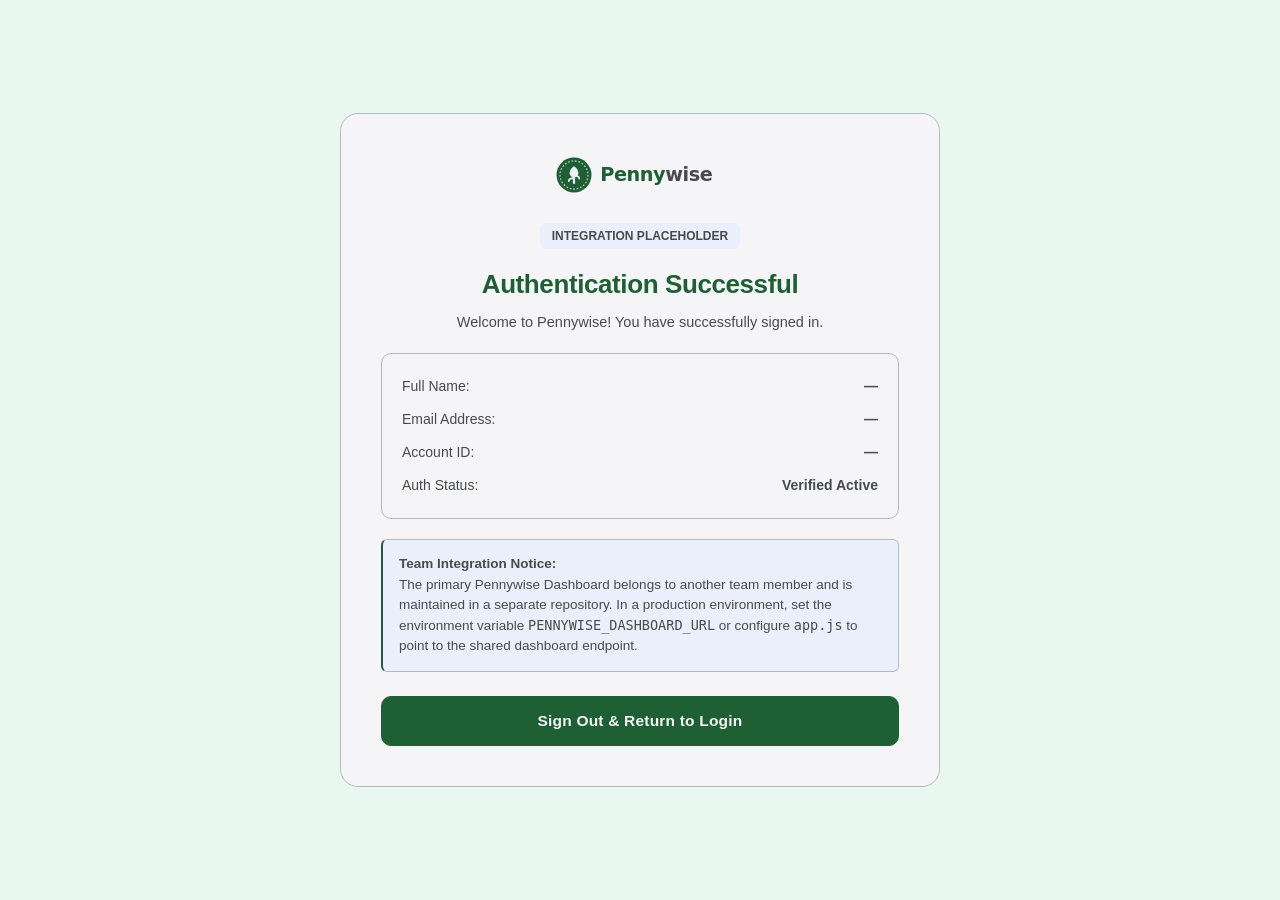
<file: Login & Register/Frontend/dashboard.html>
<!DOCTYPE html>
<html lang="en">
<head>
  <meta charset="UTF-8">
  <meta name="viewport" content="width=device-width, initial-scale=1.0">
  <title>Dashboard Placeholder — Pennywise</title>
  <link rel="icon" type="image/svg+xml" href="assets/images/pennywise-logo.svg">
  <link rel="stylesheet" href="css/style.css">
  <link rel="stylesheet" href="css/auth.css">
  <style>
    .dashboard-placeholder-card {
      max-width: 600px;
      margin: 40px auto;
      background: var(--color-card);
      border-radius: var(--radius-xl);
      padding: 40px;
      box-shadow: var(--shadow-card);
      border: 1px solid var(--color-muted);
    }
    .badge {
      display: inline-block;
      padding: 4px 12px;
      border-radius: var(--radius-sm);
      font-size: 12px;
      font-weight: 700;
      text-transform: uppercase;
      background-color: var(--color-form-accent);
      color: var(--color-secondary-text);
      margin-bottom: 16px;
    }
    .user-info-box {
      margin: 20px 0;
      padding: 16px 20px;
      border-radius: var(--radius-md);
      background-color: var(--color-card);
      border: 1px solid var(--color-muted);
    }
    .user-info-row {
      display: flex;
      justify-content: space-between;
      padding: 6px 0;
      font-size: 14px;
    }
    .user-info-label {
      color: var(--color-text-secondary);
      font-weight: 500;
    }
    .user-info-val {
      color: var(--color-text-primary);
      font-weight: 600;
    }
    .notice-box {
      background-color: var(--color-form-accent);
      border: var(--border-width) solid var(--color-muted);
      border-left: var(--border-width-strong) solid var(--color-primary);
      padding: 14px 16px;
      border-radius: var(--radius-sm);
      font-size: 13.5px;
      color: var(--color-secondary-text);
      margin-bottom: 24px;
      line-height: 1.5;
    }
  </style>
</head>
<body class="auth-page">
  <main class="dashboard-placeholder-card">
    <div style="text-align: center; margin-bottom: 20px;">
      <img src="assets/images/pennywise-logo.svg" alt="Pennywise" height="42">
    </div>

    <div style="text-align: center;">
      <span class="badge">Integration Placeholder</span>
      <h1 class="auth-title" style="margin-bottom: 8px;">Authentication Successful</h1>
      <p class="auth-subtitle">Welcome to Pennywise! You have successfully signed in.</p>
    </div>

    <div class="user-info-box">
      <div class="user-info-row">
        <span class="user-info-label">Full Name:</span>
        <span id="u-name" class="user-info-val">—</span>
      </div>
      <div class="user-info-row">
        <span class="user-info-label">Email Address:</span>
        <span id="u-email" class="user-info-val">—</span>
      </div>
      <div class="user-info-row">
        <span class="user-info-label">Account ID:</span>
        <span id="u-id" class="user-info-val">—</span>
      </div>
      <div class="user-info-row">
        <span class="user-info-label">Auth Status:</span>
        <span style="color: var(--color-secondary-text); font-weight: 700;">Verified Active</span>
      </div>
    </div>

    <div class="notice-box">
      <strong>Team Integration Notice:</strong><br>
      The primary Pennywise Dashboard belongs to another team member and is maintained in a separate repository. In a production environment, set the environment variable <code>PENNYWISE_DASHBOARD_URL</code> or configure <code>app.js</code> to point to the shared dashboard endpoint.
    </div>

    <button type="button" id="logout-btn" class="btn-primary" style="background-color: var(--color-primary);">
      Sign Out &amp; Return to Login
    </button>
  </main>

  <script>
    document.addEventListener('DOMContentLoaded', () => {
      const rawUser = sessionStorage.getItem('pennywise_auth_user');
      if (rawUser) {
        try {
          const user = JSON.parse(rawUser);
          document.getElementById('u-name').textContent = user.name || 'User';
          document.getElementById('u-email').textContent = user.email || '—';
          document.getElementById('u-id').textContent = '#' + (user.id || '1');
        } catch {}
      }

      document.getElementById('logout-btn').addEventListener('click', () => {
        sessionStorage.removeItem('pennywise_auth_user');
        window.location.href = 'login.html';
      });
    });
  </script>
</body>
</html>
</file>
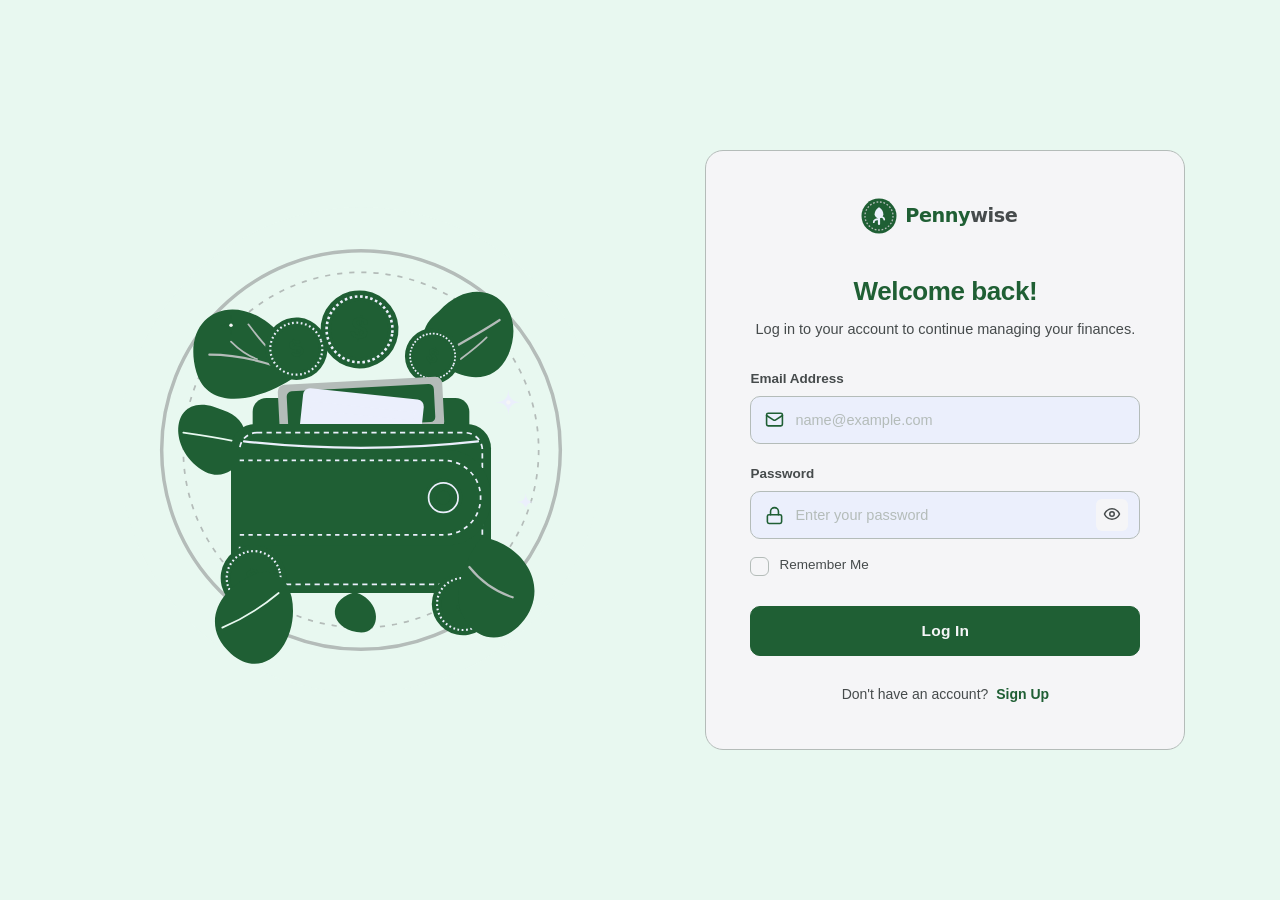
<file: Login & Register/Frontend/login.html>
<!DOCTYPE html>
<html lang="en">
<head>
  <meta charset="UTF-8">
  <meta name="viewport" content="width=device-width, initial-scale=1.0">
  <title>Log In — Pennywise Expense Tracker</title>
  <meta name="description" content="Log in to your Pennywise account to continue managing your finances and tracking expenses.">
  
  <!-- Favicon / Brand Icon -->
  <link rel="icon" type="image/svg+xml" href="assets/images/pennywise-logo.svg">

  <!-- Stylesheets -->
  <link rel="stylesheet" href="css/style.css">
  <link rel="stylesheet" href="css/auth.css">
  <link rel="stylesheet" href="css/login.css">
</head>
<body class="auth-page">

  <main class="auth-container">
    <!-- Left Column: Large Blue Wallet Illustration with Green Leaves & Gold Coins -->
    <section class="auth-illustration-pane" aria-label="Pennywise Financial Illustration">
      <img 
        src="assets/images/wallet-illustration.svg" 
        alt="Illustration of a blue wallet with gold coins and blooming green leaves representing financial growth" 
        class="illustration-img"
        width="520"
        height="520"
      >
    </section>

    <!-- Right Column: Authentication Card -->
    <section class="auth-card-pane">
      <div class="auth-card">
        
        <!-- Pennywise Branding -->
        <header class="brand-header">
          <a href="login.html" aria-label="Pennywise Home">
            <img src="assets/images/pennywise-logo.svg" alt="Pennywise Logo" width="160" height="38">
          </a>
        </header>

        <!-- Centered Headings -->
        <div class="auth-header">
          <h1 class="auth-title">Welcome back!</h1>
          <p class="auth-subtitle">Log in to your account to continue managing your finances.</p>
        </div>

        <!-- Server / Validation Feedback Banner -->
        <div id="alert-banner" class="alert-banner" role="alert" aria-live="polite">
          <svg viewBox="0 0 24 24" fill="none" stroke="currentColor" stroke-width="2" aria-hidden="true">
            <circle cx="12" cy="12" r="10"/>
            <line x1="12" y1="8" x2="12" y2="12"/>
            <line x1="12" y1="16" x2="12.01" y2="16"/>
          </svg>
          <span id="alert-text"></span>
        </div>

        <!-- Login Form -->
        <form id="login-form" class="auth-form" novalidate>
          
          <!-- Email Address Input -->
          <div class="form-group">
            <label for="email" class="form-label">Email Address</label>
            <div class="input-wrapper">
              <svg class="input-icon" viewBox="0 0 24 24" fill="none" stroke="currentColor" stroke-width="2" stroke-linecap="round" stroke-linejoin="round" aria-hidden="true">
                <rect width="20" height="16" x="2" y="4" rx="2"/>
                <path d="m22 7-8.97 5.7a1.94 1.94 0 0 1-2.06 0L2 7"/>
              </svg>
              <input 
                type="email" 
                id="email" 
                name="email" 
                class="form-input" 
                placeholder="name@example.com" 
                autocomplete="email" 
                required 
                aria-describedby="email-error"
              >
            </div>
            <span id="email-error" class="field-error" role="alert"></span>
          </div>

          <!-- Password Input -->
          <div class="form-group">
            <label for="password" class="form-label">Password</label>
            <div class="input-wrapper">
              <svg class="input-icon" viewBox="0 0 24 24" fill="none" stroke="currentColor" stroke-width="2" stroke-linecap="round" stroke-linejoin="round" aria-hidden="true">
                <rect width="18" height="11" x="3" y="11" rx="2" ry="2"/>
                <path d="M7 11V7a5 5 0 0 1 10 0v4"/>
              </svg>
              <input 
                type="password" 
                id="password" 
                name="password" 
                class="form-input" 
                placeholder="Enter your password" 
                autocomplete="current-password" 
                required 
                aria-describedby="password-error"
              >
              <button 
                type="button" 
                id="pwd-toggle-btn" 
                class="pwd-toggle-btn" 
                aria-label="Show password"
              >
                <span id="pwd-toggle-icon">
                  <svg viewBox="0 0 24 24" fill="none" stroke="currentColor" stroke-width="2" stroke-linecap="round" stroke-linejoin="round" aria-hidden="true">
                    <path d="M2 12s3-7 10-7 10 7 10 7-3 7-10 7-10-7-10-7Z"/>
                    <circle cx="12" cy="12" r="3"/>
                  </svg>
                </span>
              </button>
            </div>
            <span id="password-error" class="field-error" role="alert"></span>
          </div>

          <!-- Remember Me Checkbox -->
          <div class="login-options-row">
            <label class="form-checkbox-group custom-checkbox">
              <input type="checkbox" id="remember-me" name="rememberMe">
              <span class="checkbox-box" aria-hidden="true">
                <svg viewBox="0 0 24 24" fill="none" stroke="currentColor" stroke-width="3" stroke-linecap="round" stroke-linejoin="round">
                  <polyline points="20 6 9 17 4 12"/>
                </svg>
              </span>
              <span class="checkbox-label">Remember Me</span>
            </label>
          </div>

          <!-- Full-Width Green Login Button -->
          <button type="submit" id="submit-btn" class="btn-primary">
            <span class="btn-text">Log In</span>
            <div class="spinner" aria-hidden="true"></div>
          </button>
        </form>

        <!-- Footer Navigation -->
        <footer class="auth-footer">
          Don't have an account? <a href="register.html">Sign Up</a>
        </footer>

      </div>
    </section>
  </main>

  <!-- Scripts -->
  <script src="js/app.js"></script>
  <script src="js/auth.js"></script>
  <script src="js/login.js"></script>
</body>
</html>
</file>
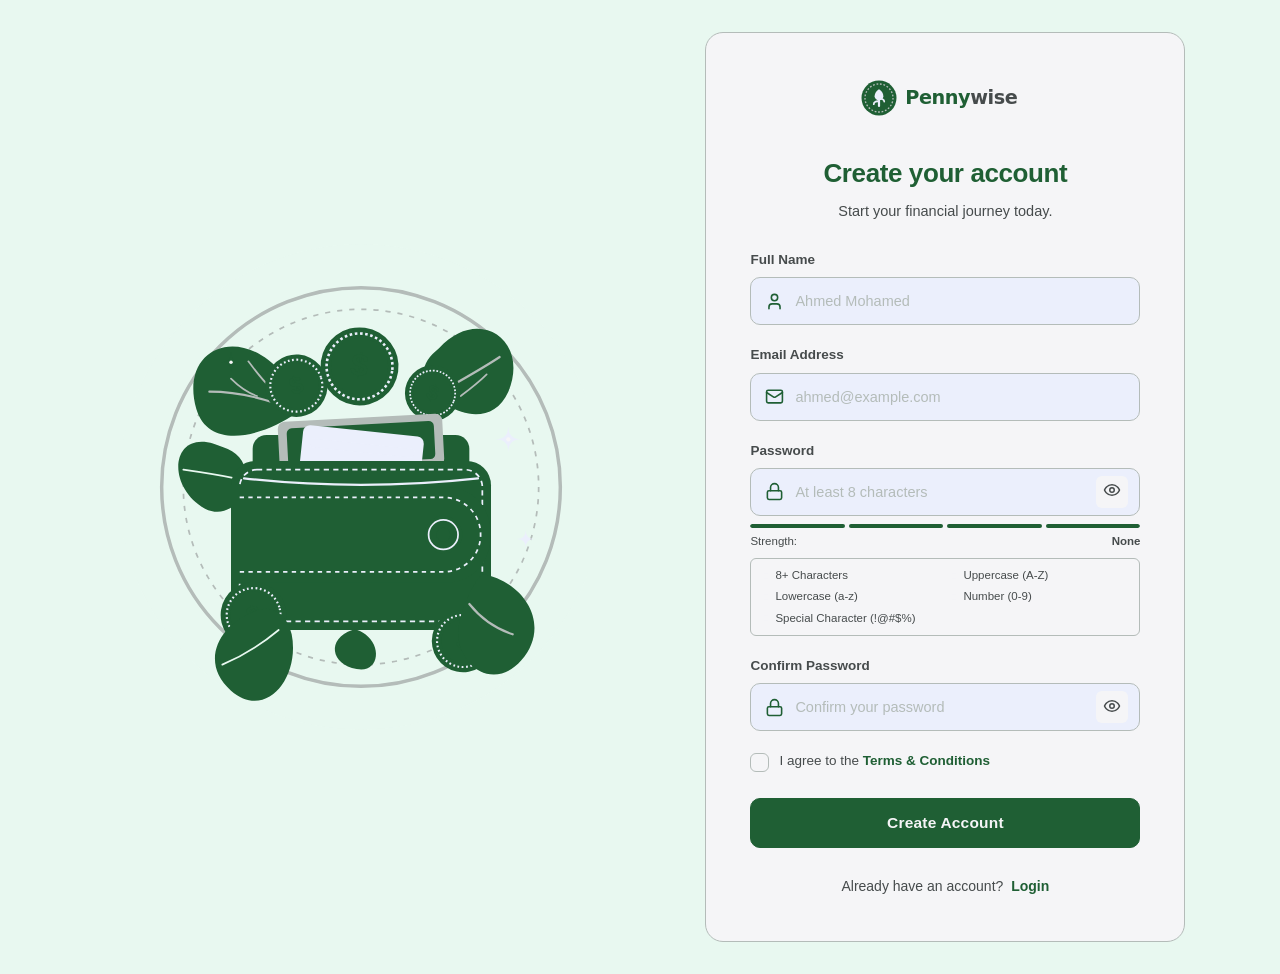
<file: Login & Register/Frontend/register.html>
<!DOCTYPE html>
<html lang="en">
<head>
  <meta charset="UTF-8">
  <meta name="viewport" content="width=device-width, initial-scale=1.0">
  <title>Create Account — Pennywise Expense Tracker</title>
  <meta name="description" content="Create your Pennywise account today to begin managing your finances, tracking expenses, and budgeting intelligently.">
  
  <!-- Favicon / Brand Icon -->
  <link rel="icon" type="image/svg+xml" href="assets/images/pennywise-logo.svg">

  <!-- Stylesheets -->
  <link rel="stylesheet" href="css/style.css">
  <link rel="stylesheet" href="css/auth.css">
  <link rel="stylesheet" href="css/register.css">
</head>
<body class="auth-page">

  <main class="auth-container">
    <!-- Left Column: Scaled Wallet Illustration -->
    <section class="auth-illustration-pane" aria-label="Pennywise Financial Illustration">
      <img 
        src="assets/images/wallet-illustration.svg" 
        alt="Illustration of a blue wallet with gold coins and blooming green leaves representing financial growth" 
        class="illustration-img"
        width="520"
        height="520"
      >
    </section>

    <!-- Right Column: Registration Card -->
    <section class="auth-card-pane">
      <div class="auth-card">
        
        <!-- Pennywise Branding -->
        <header class="brand-header">
          <a href="login.html" aria-label="Pennywise Home">
            <img src="assets/images/pennywise-logo.svg" alt="Pennywise Logo" width="160" height="38">
          </a>
        </header>

        <!-- Centered Headings -->
        <div class="auth-header">
          <h1 class="auth-title">Create your account</h1>
          <p class="auth-subtitle">Start your financial journey today.</p>
        </div>

        <!-- Server / Validation Feedback Banner -->
        <div id="alert-banner" class="alert-banner" role="alert" aria-live="polite">
          <svg viewBox="0 0 24 24" fill="none" stroke="currentColor" stroke-width="2" aria-hidden="true">
            <circle cx="12" cy="12" r="10"/>
            <line x1="12" y1="8" x2="12" y2="12"/>
            <line x1="12" y1="16" x2="12.01" y2="16"/>
          </svg>
          <span id="alert-text"></span>
        </div>

        <!-- Register Form -->
        <form id="register-form" class="auth-form" novalidate>
          
          <!-- Full Name Input -->
          <div class="form-group">
            <label for="name" class="form-label">Full Name</label>
            <div class="input-wrapper">
              <svg class="input-icon" viewBox="0 0 24 24" fill="none" stroke="currentColor" stroke-width="2" stroke-linecap="round" stroke-linejoin="round" aria-hidden="true">
                <path d="M19 21v-2a4 4 0 0 0-4-4H9a4 4 0 0 0-4 4v2"/>
                <circle cx="12" cy="7" r="4"/>
              </svg>
              <input 
                type="text" 
                id="name" 
                name="name" 
                class="form-input" 
                placeholder="Ahmed Mohamed" 
                autocomplete="name" 
                required 
                aria-describedby="name-error"
              >
            </div>
            <span id="name-error" class="field-error" role="alert"></span>
          </div>

          <!-- Email Address Input -->
          <div class="form-group">
            <label for="email" class="form-label">Email Address</label>
            <div class="input-wrapper">
              <svg class="input-icon" viewBox="0 0 24 24" fill="none" stroke="currentColor" stroke-width="2" stroke-linecap="round" stroke-linejoin="round" aria-hidden="true">
                <rect width="20" height="16" x="2" y="4" rx="2"/>
                <path d="m22 7-8.97 5.7a1.94 1.94 0 0 1-2.06 0L2 7"/>
              </svg>
              <input 
                type="email" 
                id="email" 
                name="email" 
                class="form-input" 
                placeholder="ahmed@example.com" 
                autocomplete="email" 
                required 
                aria-describedby="email-error"
              >
            </div>
            <span id="email-error" class="field-error" role="alert"></span>
          </div>

          <!-- Password Input -->
          <div class="form-group">
            <label for="password" class="form-label">Password</label>
            <div class="input-wrapper">
              <svg class="input-icon" viewBox="0 0 24 24" fill="none" stroke="currentColor" stroke-width="2" stroke-linecap="round" stroke-linejoin="round" aria-hidden="true">
                <rect width="18" height="11" x="3" y="11" rx="2" ry="2"/>
                <path d="M7 11V7a5 5 0 0 1 10 0v4"/>
              </svg>
              <input 
                type="password" 
                id="password" 
                name="password" 
                class="form-input" 
                placeholder="At least 8 characters" 
                autocomplete="new-password" 
                required 
                aria-describedby="password-error"
              >
              <button 
                type="button" 
                id="pwd-toggle-btn" 
                class="pwd-toggle-btn" 
                aria-label="Show password"
              >
                <span id="pwd-toggle-icon">
                  <svg viewBox="0 0 24 24" fill="none" stroke="currentColor" stroke-width="2" stroke-linecap="round" stroke-linejoin="round" aria-hidden="true">
                    <path d="M2 12s3-7 10-7 10 7 10 7-3 7-10 7-10-7-10-7Z"/>
                    <circle cx="12" cy="12" r="3"/>
                  </svg>
                </span>
              </button>
            </div>
            
            <!-- Password Strength Meter -->
            <div id="password-strength" class="password-strength-container" aria-live="polite">
              <div class="strength-bar-track">
                <div class="strength-segment"></div>
                <div class="strength-segment"></div>
                <div class="strength-segment"></div>
                <div class="strength-segment"></div>
              </div>
              <div class="strength-label-row">
                <span>Strength:</span>
                <span id="strength-text" class="strength-text">None</span>
              </div>
            </div>

            <!-- Password Requirements Checklist -->
            <ul class="password-requirements" aria-label="Password complexity rules">
              <li id="rule-length" class="rule-item"><span class="rule-dot"></span> 8+ Characters</li>
              <li id="rule-upper" class="rule-item"><span class="rule-dot"></span> Uppercase (A-Z)</li>
              <li id="rule-lower" class="rule-item"><span class="rule-dot"></span> Lowercase (a-z)</li>
              <li id="rule-number" class="rule-item"><span class="rule-dot"></span> Number (0-9)</li>
              <li id="rule-special" class="rule-item" style="grid-column: span 2;"><span class="rule-dot"></span> Special Character (!@#$%)</li>
            </ul>

            <span id="password-error" class="field-error" role="alert"></span>
          </div>

          <!-- Confirm Password Input -->
          <div class="form-group">
            <label for="confirm-password" class="form-label">Confirm Password</label>
            <div class="input-wrapper">
              <svg class="input-icon" viewBox="0 0 24 24" fill="none" stroke="currentColor" stroke-width="2" stroke-linecap="round" stroke-linejoin="round" aria-hidden="true">
                <rect width="18" height="11" x="3" y="11" rx="2" ry="2"/>
                <path d="M7 11V7a5 5 0 0 1 10 0v4"/>
              </svg>
              <input 
                type="password" 
                id="confirm-password" 
                name="confirmPassword" 
                class="form-input" 
                placeholder="Confirm your password" 
                autocomplete="new-password" 
                required 
                aria-describedby="confirm-password-error"
              >
              <button 
                type="button" 
                id="confirm-toggle-btn" 
                class="pwd-toggle-btn" 
                aria-label="Show confirm password"
              >
                <span id="confirm-toggle-icon">
                  <svg viewBox="0 0 24 24" fill="none" stroke="currentColor" stroke-width="2" stroke-linecap="round" stroke-linejoin="round" aria-hidden="true">
                    <path d="M2 12s3-7 10-7 10 7 10 7-3 7-10 7-10-7-10-7Z"/>
                    <circle cx="12" cy="12" r="3"/>
                  </svg>
                </span>
              </button>
            </div>
            <span id="confirm-password-error" class="field-error" role="alert"></span>
          </div>

          <!-- Terms & Conditions Checkbox -->
          <div class="form-group">
            <label class="form-checkbox-group custom-checkbox">
              <input type="checkbox" id="terms" name="terms" required aria-describedby="terms-error">
              <span class="checkbox-box" aria-hidden="true">
                <svg viewBox="0 0 24 24" fill="none" stroke="currentColor" stroke-width="3" stroke-linecap="round" stroke-linejoin="round">
                  <polyline points="20 6 9 17 4 12"/>
                </svg>
              </span>
              <span class="checkbox-label">
                I agree to the <a href="#terms-modal" id="terms-link">Terms &amp; Conditions</a>
              </span>
            </label>
            <span id="terms-error" class="field-error" role="alert"></span>
          </div>

          <!-- Full-Width Green Create Account Button -->
          <button type="submit" id="submit-btn" class="btn-primary">
            <span class="btn-text">Create Account</span>
            <div class="spinner" aria-hidden="true"></div>
          </button>
        </form>

        <!-- Footer Navigation -->
        <footer class="auth-footer">
          Already have an account? <a href="login.html">Login</a>
        </footer>

      </div>
    </section>
  </main>

  <!-- Interactive Terms & Conditions Modal -->
  <div id="terms-modal" class="modal-backdrop" aria-hidden="true" role="dialog" aria-modal="true" aria-labelledby="modal-title">
    <div class="modal-card">
      <div class="modal-header">
        <h3 id="modal-title" class="modal-title">Pennywise Terms &amp; Conditions</h3>
        <button type="button" id="close-terms-btn" class="modal-close-btn" aria-label="Close dialog">&times;</button>
      </div>
      <div class="modal-body">
        <p><strong>Last Updated: October 2026</strong></p>
        <p>Welcome to Pennywise, your personal finance and expense-tracking application. By creating an account, you agree to comply with and be bound by the following terms.</p>
        
        <h4>1. Account Security &amp; Credentials</h4>
        <p>You are responsible for maintaining the confidentiality of your password and credentials. Pennywise stores passwords as salted BCrypt hashes and does not store plaintext passwords.</p>
        
        <h4>2. Financial Data Privacy</h4>
        <p>Your financial records, expense logs, and budget targets belong solely to you. We do not sell or monetize personal financial transaction data.</p>
        
        <h4>3. Account Data</h4>
        <p>Transactions, categories, budgets, savings goals, and preferences are stored for the signed-in account. Keep your sign-in details private and sign out on shared devices.</p>
      </div>
      <div class="modal-footer">
        <button type="button" id="cancel-terms-btn" class="btn-secondary">Close</button>
        <button type="button" id="accept-terms-btn" class="btn-primary" style="width: auto; padding: 10px 22px; margin-top: 0;">I Understand &amp; Accept</button>
      </div>
    </div>
  </div>

  <!-- Scripts -->
  <script src="js/app.js"></script>
  <script src="js/auth.js"></script>
  <script src="js/register.js"></script>
</body>
</html>
</file>
<file: Login & Register/Frontend/css/style.css>
/* ==========================================================================
   PENNYWISE BRAND DESIGN SYSTEM & BASE STYLES
   ========================================================================== */

:root {
  /* Brand Palette */
  --color-secondary-text: #464B4C;
  --color-form-accent: #EBEFFC;
  --color-muted: #B4BCB9;
  --color-background: #E8F8F0;
  --color-card: #F5F5F7;
  --color-text: var(--color-secondary-text);
  --color-form: var(--color-form-accent);
  --border-width: 1px;
  --border-width-strong: 2px;
  --color-primary: #1F5F34;          /* Official Pennywise Primary Green */
  --color-primary-hover: var(--color-primary);    /* Darkened Primary Green for active states */
  --color-accent-blue: var(--color-primary);      /* Pennywise Accent Blue */
  --color-accent-blue-hover: var(--color-primary);
  --color-text-primary: var(--color-secondary-text);     /* High-contrast body text */
  --color-text-secondary: var(--color-secondary-text);   /* Secondary descriptive text */
  --color-muted-accent: var(--color-muted);     /* Subtle borders & placeholders */
  --color-card-bg: var(--color-card);          /* Pure white card surface */
  --color-card-subtle: var(--color-card);      /* Reference card background / tint */
  --color-global-bg: var(--color-background);        /* Pale mint-green global background */
  
  /* Primary Action Button (Vibrant Green sampled from reference) */
  --color-btn-green: var(--color-primary);
  --color-btn-green-hover: var(--color-primary);
  --color-btn-green-active: var(--color-primary);

  /* Status Colors */
  --color-error: var(--color-secondary-text);
  --color-error-bg: var(--color-form-accent);
  --color-error-border: var(--color-muted);
  --color-success: var(--color-primary);
  --color-success-bg: var(--color-background);
  --color-success-border: var(--color-muted);
  --color-warning: var(--color-secondary-text);

  /* Typography */
  --font-family-base: -apple-system, BlinkMacSystemFont, "Segoe UI", Roboto, "Helvetica Neue", Arial, sans-serif;
  --font-family-heading: -apple-system, BlinkMacSystemFont, "Segoe UI", Roboto, "Helvetica Neue", Arial, sans-serif;

  /* Spacing & Sizing */
  --radius-sm: 6px;
  --radius-md: 10px;
  --radius-lg: 14px;
  --radius-xl: 18px;
  --radius-pill: 9999px;

  /* Shadows */
  --shadow-card: none;
  --shadow-input-focus: none;
  --shadow-button: none;
  --shadow-modal: none;

  /* Transitions */
  --transition-fast: 0.15s ease-in-out;
  --transition-normal: 0.25s ease-in-out;
}

/* Reset & Box Sizing */
*, *::before, *::after {
  box-sizing: border-box;
  margin: 0;
  padding: 0;
}

html, body {
  min-height: 100%;
  font-family: var(--font-family-base);
  background-color: var(--color-global-bg);
  color: var(--color-text-primary);
  line-height: 1.5;
  -webkit-font-smoothing: antialiased;
  -moz-osx-font-smoothing: grayscale;
}

/* Accessibility Focus Outline */
:focus-visible {
  outline: 2px solid var(--color-primary);
  outline-offset: 2px;
}

/* Common Links */
a {
  color: var(--color-primary);
  text-decoration: none;
  font-weight: 600;
  transition: none;
}

a:hover {
  color: var(--color-primary-hover);
  text-decoration: underline;
}

/* Toast Container */
#toast-container {
  position: fixed;
  top: 24px;
  right: 24px;
  z-index: 9999;
  display: flex;
  flex-direction: column;
  gap: 12px;
  pointer-events: none;
}

.toast {
  pointer-events: auto;
  min-width: 300px;
  max-width: 420px;
  padding: 14px 18px;
  border: var(--border-width) solid var(--color-muted);
  border-radius: var(--radius-md);
  background: var(--color-form-accent);
  box-shadow: none;
  display: flex;
  align-items: center;
  gap: 12px;
  font-size: 14px;
  font-weight: 500;
  transform: translateX(120%);
  transition: transform 0.3s cubic-bezier(0.16, 1, 0.3, 1);
}

.toast.show {
  transform: translateX(0);
}

.toast-icon {
  width: 20px;
  height: 20px;
  flex-shrink: 0;
}

.toast.toast-success {
  border-left: var(--border-width-strong) solid var(--color-success);
  color: var(--color-secondary-text);
}
.toast.toast-error {
  border-left: var(--border-width-strong) solid var(--color-error);
  color: var(--color-secondary-text);
}
.toast.toast-info {
  border-left: var(--border-width-strong) solid var(--color-accent-blue);
  color: var(--color-secondary-text);
}
</file>
<file: Login & Register/Frontend/css/auth.css>
/* ==========================================================================
   PENNYWISE AUTHENTICATION SHARED STYLES
   ========================================================================== */

/* Main Fullpage Viewport Wrapper */
.auth-page {
  min-height: 100vh;
  display: flex;
  align-items: center;
  justify-content: center;
  padding: 32px 20px;
  background-color: var(--color-global-bg);
}

/* Two-Column Split Container */
.auth-container {
  width: 100%;
  max-width: 1120px;
  display: grid;
  grid-template-columns: 1.05fr 0.95fr;
  align-items: center;
  gap: 48px;
  margin: auto;
}

/* --------------------------------------------------------------------------
   LEFT PANE: Illustration
   -------------------------------------------------------------------------- */
.auth-illustration-pane {
  display: flex;
  flex-direction: column;
  align-items: center;
  justify-content: center;
  position: relative;
}

.illustration-img {
  width: 100%;
  max-width: 520px;
  height: auto;
  aspect-ratio: 1 / 1;
  display: block;
  user-select: none;
  filter: none;
  animation: floatIllustration 6s ease-in-out infinite alternate;
}

@keyframes floatIllustration {
  0% { transform: translateY(0px); }
  100% { transform: translateY(-8px); }
}

/* --------------------------------------------------------------------------
   RIGHT PANE: Authentication Card
   -------------------------------------------------------------------------- */
.auth-card-pane {
  display: flex;
  justify-content: center;
  width: 100%;
}

.auth-card {
  width: 100%;
  max-width: 480px;
  background-color: var(--color-card-bg);
  border-radius: var(--radius-xl);
  padding: 44px 44px;
  box-shadow: var(--shadow-card);
  border: var(--border-width) solid var(--color-muted);
  position: relative;
  transition: transform var(--transition-normal);
}

/* Brand Header */
.brand-header {
  display: flex;
  justify-content: center;
  align-items: center;
  margin-bottom: 28px;
}

.brand-header img {
  height: 42px;
  width: auto;
}

/* Card Titles */
.auth-header {
  text-align: center;
  margin-bottom: 28px;
}

.auth-title {
  font-size: 26px;
  font-weight: 700;
  color: var(--color-primary);
  letter-spacing: -0.4px;
  margin-bottom: 8px;
}

.auth-subtitle {
  font-size: 14.5px;
  color: var(--color-text-secondary);
  line-height: 1.45;
}

/* --------------------------------------------------------------------------
   FORM CONTROLS & INPUTS
   -------------------------------------------------------------------------- */
.auth-form {
  display: flex;
  flex-direction: column;
  gap: 20px;
}

.form-group {
  display: flex;
  flex-direction: column;
  position: relative;
}

.form-label {
  font-size: 13.5px;
  font-weight: 600;
  color: var(--color-secondary-text);
  margin-bottom: 7px;
  display: flex;
  align-items: center;
  justify-content: space-between;
}

.input-wrapper {
  position: relative;
  display: flex;
  align-items: center;
}

.input-icon {
  position: absolute;
  left: 15px;
  width: 19px;
  height: 19px;
  color: var(--color-accent-blue);
  pointer-events: none;
  transition: none;
}

.form-input {
  width: 100%;
  height: 48px;
  padding: 0 44px 0 44px;
  font-size: 14.5px;
  font-family: inherit;
  color: var(--color-text-primary);
  background-color: var(--color-form-accent);
  border: var(--border-width) solid var(--color-muted);
  border-radius: var(--radius-md);
  transition: none;
}

.form-input::placeholder {
  color: var(--color-muted-accent);
  font-weight: 400;
}

.form-input:hover:not(:disabled) {
  border-color: var(--color-muted);
  background-color: var(--color-form-accent);
}

.form-input:focus {
  outline: var(--border-width-strong) solid var(--color-primary);
  outline-offset: 2px;
  background-color: var(--color-form-accent);
  border: var(--border-width-strong) solid var(--color-primary);
  box-shadow: var(--shadow-input-focus);
}

.form-input:focus ~ .input-icon {
  color: var(--color-primary);
}

.form-input.is-invalid {
  border-color: var(--color-error);
  background-color: var(--color-form-accent);
}

.form-input.is-invalid:focus {
  box-shadow: none;
}

.form-input.is-valid {
  border-color: var(--color-success);
}

.form-input:disabled {
  background-color: var(--color-form-accent);
  border-color: var(--color-muted);
  color: var(--color-secondary-text);
  cursor: not-allowed;
}

/* Password Toggle Button */
.pwd-toggle-btn {
  position: absolute;
  right: 12px;
  top: 50%;
  transform: translateY(-50%);
  width: 32px;
  height: 32px;
  display: flex;
  align-items: center;
  justify-content: center;
  background: var(--color-card);
  border: none;
  border-radius: var(--radius-sm);
  cursor: pointer;
  color: var(--color-text-secondary);
  padding: 0;
  transition: none;
}

.pwd-toggle-btn:hover {
  color: var(--color-primary);
  background-color: var(--color-card);
}

.pwd-toggle-btn svg {
  width: 18px;
  height: 18px;
}

/* Inline Field Validation Error Message */
.field-error {
  font-size: 12.5px;
  font-weight: 500;
  color: var(--color-error);
  margin-top: 6px;
  display: none;
  align-items: center;
  gap: 5px;
}

.field-error.show {
  display: flex;
}

/* --------------------------------------------------------------------------
   CHECKBOXES
   -------------------------------------------------------------------------- */
.form-checkbox-group {
  display: flex;
  align-items: flex-start;
  gap: 10px;
  user-select: none;
}

.custom-checkbox {
  position: relative;
  display: inline-flex;
  align-items: center;
  cursor: pointer;
}

.custom-checkbox input[type="checkbox"] {
  position: absolute;
  width: 0;
  height: 0;
}

.checkbox-box {
  width: 19px;
  height: 19px;
  border-radius: var(--radius-sm);
  border: var(--border-width) solid var(--color-muted);
  background-color: var(--color-card);
  display: flex;
  align-items: center;
  justify-content: center;
  transition: none;
  flex-shrink: 0;
  margin-top: 1.5px;
}

.checkbox-box svg {
  width: 13px;
  height: 13px;
  color: var(--color-secondary-text);
  display: none;
}

.custom-checkbox input[type="checkbox"]:checked ~ .checkbox-box {
  background-color: var(--color-btn-green);
  border-color: var(--color-btn-green);
}

.custom-checkbox input[type="checkbox"]:checked ~ .checkbox-box svg {
  display: block;
}

.custom-checkbox input[type="checkbox"]:focus-visible ~ .checkbox-box {
  outline: var(--border-width-strong) solid var(--color-primary);
  outline-offset: 2px;
}

.checkbox-label {
  font-size: 13.5px;
  color: var(--color-text-secondary);
  cursor: pointer;
  line-height: 1.4;
}

/* --------------------------------------------------------------------------
   BUTTONS
   -------------------------------------------------------------------------- */
.btn-primary {
  width: 100%;
  height: 50px;
  border-radius: var(--radius-md);
  border: var(--border-width) solid var(--color-primary);
  background-color: var(--color-btn-green);
  color: var(--color-card);
  font-family: inherit;
  font-size: 15.5px;
  font-weight: 700;
  letter-spacing: 0.2px;
  cursor: pointer;
  display: flex;
  align-items: center;
  justify-content: center;
  gap: 8px;
  box-shadow: var(--shadow-button);
  transition: transform var(--transition-fast);
  margin-top: 6px;
}

.btn-primary:hover:not(:disabled) {
  background-color: var(--color-card);
  border-color: var(--color-primary);
  color: var(--color-primary);
  box-shadow: none;
  transform: translateY(-1px);
}

.btn-primary:active:not(:disabled) {
  background-color: var(--color-btn-green-active);
  transform: translateY(0);
}

.btn-primary:disabled {
  background-color: var(--color-muted);
  color: var(--color-secondary-text);
  cursor: not-allowed;
  transform: none;
  box-shadow: none;
}

/* Button Spinner */
.spinner {
  width: 20px;
  height: 20px;
  border: 2.5px solid var(--color-muted);
  border-radius: 50%;
  border-top-color: var(--color-muted);
  animation: spin 0.8s linear infinite;
  display: none;
}

@keyframes spin {
  to { transform: rotate(360deg); }
}

.btn-primary.loading .btn-text {
  display: none;
}

.btn-primary.loading .spinner {
  display: block;
}

/* --------------------------------------------------------------------------
   ALERT NOTIFICATION BANNER
   -------------------------------------------------------------------------- */
.alert-banner {
  display: none;
  padding: 12px 16px;
  border-radius: var(--radius-md);
  font-size: 13.5px;
  line-height: 1.45;
  margin-bottom: 20px;
  animation: fadeIn 0.25s ease-out;
}

.alert-banner.show {
  display: flex;
  align-items: flex-start;
  gap: 10px;
}

.alert-banner svg {
  width: 18px;
  height: 18px;
  flex-shrink: 0;
  margin-top: 1px;
}

.alert-banner.alert-error {
  background-color: var(--color-error-bg);
  border: 1px solid var(--color-error-border);
  color: var(--color-secondary-text);
}

.alert-banner.alert-success {
  background-color: var(--color-success-bg);
  border: 1px solid var(--color-success-border);
  color: var(--color-secondary-text);
}

@keyframes fadeIn {
  from { transform: translateY(-4px); }
  to { transform: translateY(0); }
}

/* --------------------------------------------------------------------------
   FOOTER NAVIGATION LINK
   -------------------------------------------------------------------------- */
.auth-footer {
  text-align: center;
  margin-top: 28px;
  font-size: 14px;
  color: var(--color-text-secondary);
}

.auth-footer a {
  color: var(--color-primary);
  font-weight: 700;
  margin-left: 4px;
}

.auth-footer a:hover {
  text-decoration: underline;
}

/* --------------------------------------------------------------------------
   RESPONSIVE QUERIES
   -------------------------------------------------------------------------- */
@media (max-width: 980px) {
  .auth-container {
    grid-template-columns: 1fr;
    gap: 32px;
    max-width: 520px;
  }

  .auth-illustration-pane {
    max-width: 320px;
    margin: 0 auto;
  }

  .illustration-img {
    max-width: 280px;
  }

  .auth-card {
    padding: 36px 28px;
  }
}

@media (max-width: 480px) {
  .auth-page {
    padding: 16px 12px;
  }

  .auth-card {
    padding: 30px 20px;
    border-radius: var(--radius-lg);
  }

  .auth-title {
    font-size: 23px;
  }

  .illustration-img {
    max-width: 220px;
  }
}
</file>
<file: Login & Register/Frontend/css/login.css>
/* ==========================================================================
   PENNYWISE LOGIN SCREEN SPECIFIC STYLES
   ========================================================================== */

.login-options-row {
  display: flex;
  align-items: center;
  justify-content: space-between;
  margin-top: -4px;
  margin-bottom: 4px;
}

.login-options-row .checkbox-label {
  font-size: 13.5px;
  color: var(--color-text-secondary);
}

/* Informational recovery notice (omitted from UI as no recovery flow is present in this module) */
.recovery-notice {
  font-size: 13px;
  color: var(--color-text-secondary);
}
</file>
<file: Login & Register/Frontend/css/register.css>
/* ==========================================================================
   PENNYWISE REGISTER SCREEN SPECIFIC STYLES
   ========================================================================== */

/* Password Strength Indicator */
.password-strength-container {
  margin-top: 8px;
  display: flex;
  flex-direction: column;
  gap: 5px;
}

.strength-bar-track {
  height: 4px;
  width: 100%;
  background-color: var(--color-card);
  border-radius: var(--radius-pill);
  overflow: hidden;
  display: flex;
  gap: 4px;
}

.strength-segment {
  height: 100%;
  flex: 1;
  background-color: var(--color-primary);
  border-radius: var(--radius-pill);
  transition: none;
}

.strength-label-row {
  display: flex;
  justify-content: space-between;
  align-items: center;
  font-size: 11.5px;
  color: var(--color-text-secondary);
}

.strength-text {
  font-weight: 600;
}

/* Strength levels colors */
.strength-weak .strength-segment:nth-child(1) { background-color: var(--color-primary); }
.strength-weak .strength-text { color: var(--color-secondary-text); }

.strength-fair .strength-segment:nth-child(1),
.strength-fair .strength-segment:nth-child(2) { background-color: var(--color-primary); }
.strength-fair .strength-text { color: var(--color-secondary-text); }

.strength-good .strength-segment:nth-child(1),
.strength-good .strength-segment:nth-child(2),
.strength-good .strength-segment:nth-child(3) { background-color: var(--color-primary); }
.strength-good .strength-text { color: var(--color-secondary-text); }

.strength-strong .strength-segment { background-color: var(--color-primary); }
.strength-strong .strength-text { color: var(--color-secondary-text); }

/* Password Rules Checklist */
.password-requirements {
  list-style: none;
  display: grid;
  grid-template-columns: 1fr 1fr;
  gap: 4px 12px;
  margin-top: 8px;
  padding: 8px 12px;
  background-color: var(--color-card);
  border: var(--border-width) solid var(--color-muted);
  border-radius: var(--radius-sm);
  font-size: 11.5px;
  color: var(--color-secondary-text);
}

.rule-item {
  display: flex;
  align-items: center;
  gap: 6px;
  transition: none;
}

.rule-dot {
  width: 6px;
  height: 6px;
  border-radius: 50%;
  background-color: var(--color-card);
  transition: none;
}

.rule-item.valid {
  color: var(--color-secondary-text);
  font-weight: 600;
}

.rule-item.valid .rule-dot {
  background-color: var(--color-form-accent);
}

/* --------------------------------------------------------------------------
   TERMS & CONDITIONS MODAL
   -------------------------------------------------------------------------- */
.modal-backdrop {
  position: fixed;
  inset: 0;
  background-color: var(--color-muted);
  backdrop-filter: blur(4px);
  z-index: 1000;
  display: flex;
  align-items: center;
  justify-content: center;
  padding: 20px;
  visibility: hidden;
  pointer-events: none;
  transition: visibility 0.25s ease;
}

.modal-backdrop.show {
  visibility: visible;
  pointer-events: auto;
}

.modal-card {
  width: 100%;
  max-width: 580px;
  max-height: 85vh;
  background-color: var(--color-card);
  border: var(--border-width) solid var(--color-muted);
  border-radius: var(--radius-xl);
  box-shadow: var(--shadow-modal);
  display: flex;
  flex-direction: column;
  overflow: hidden;
  transform: scale(0.95);
  transition: transform 0.25s cubic-bezier(0.16, 1, 0.3, 1);
}

.modal-backdrop.show .modal-card {
  transform: scale(1);
}

.modal-header {
  padding: 20px 24px;
  border-bottom: 1px solid var(--color-muted);
  display: flex;
  align-items: center;
  justify-content: space-between;
}

.modal-title {
  font-size: 18px;
  font-weight: 700;
  color: var(--color-primary);
}

.modal-close-btn {
  background: var(--color-muted);
  border: none;
  font-size: 24px;
  line-height: 1;
  color: var(--color-secondary-text);
  cursor: pointer;
  padding: 4px;
  border-radius: var(--radius-sm);
  display: flex;
  align-items: center;
  justify-content: center;
}

.modal-close-btn:hover {
  color: var(--color-secondary-text);
  background-color: var(--color-form-accent);
}

.modal-body {
  padding: 24px;
  overflow-y: auto;
  font-size: 13.5px;
  color: var(--color-secondary-text);
  line-height: 1.6;
  display: flex;
  flex-direction: column;
  gap: 14px;
}

.modal-body h4 {
  font-size: 14px;
  font-weight: 700;
  color: var(--color-secondary-text);
  margin-top: 6px;
}

.modal-footer {
  padding: 16px 24px;
  border-top: 1px solid var(--color-muted);
  display: flex;
  justify-content: flex-end;
  gap: 12px;
  background-color: var(--color-card);
}

.btn-secondary {
  padding: 10px 18px;
  border-radius: var(--radius-md);
  border: var(--border-width) solid var(--color-muted);
  background-color: var(--color-form-accent);
  color: var(--color-secondary-text);
  font-family: inherit;
  font-size: 14px;
  font-weight: 600;
  cursor: pointer;
}

.btn-secondary:hover {
  background-color: var(--color-card);
}
</file>
